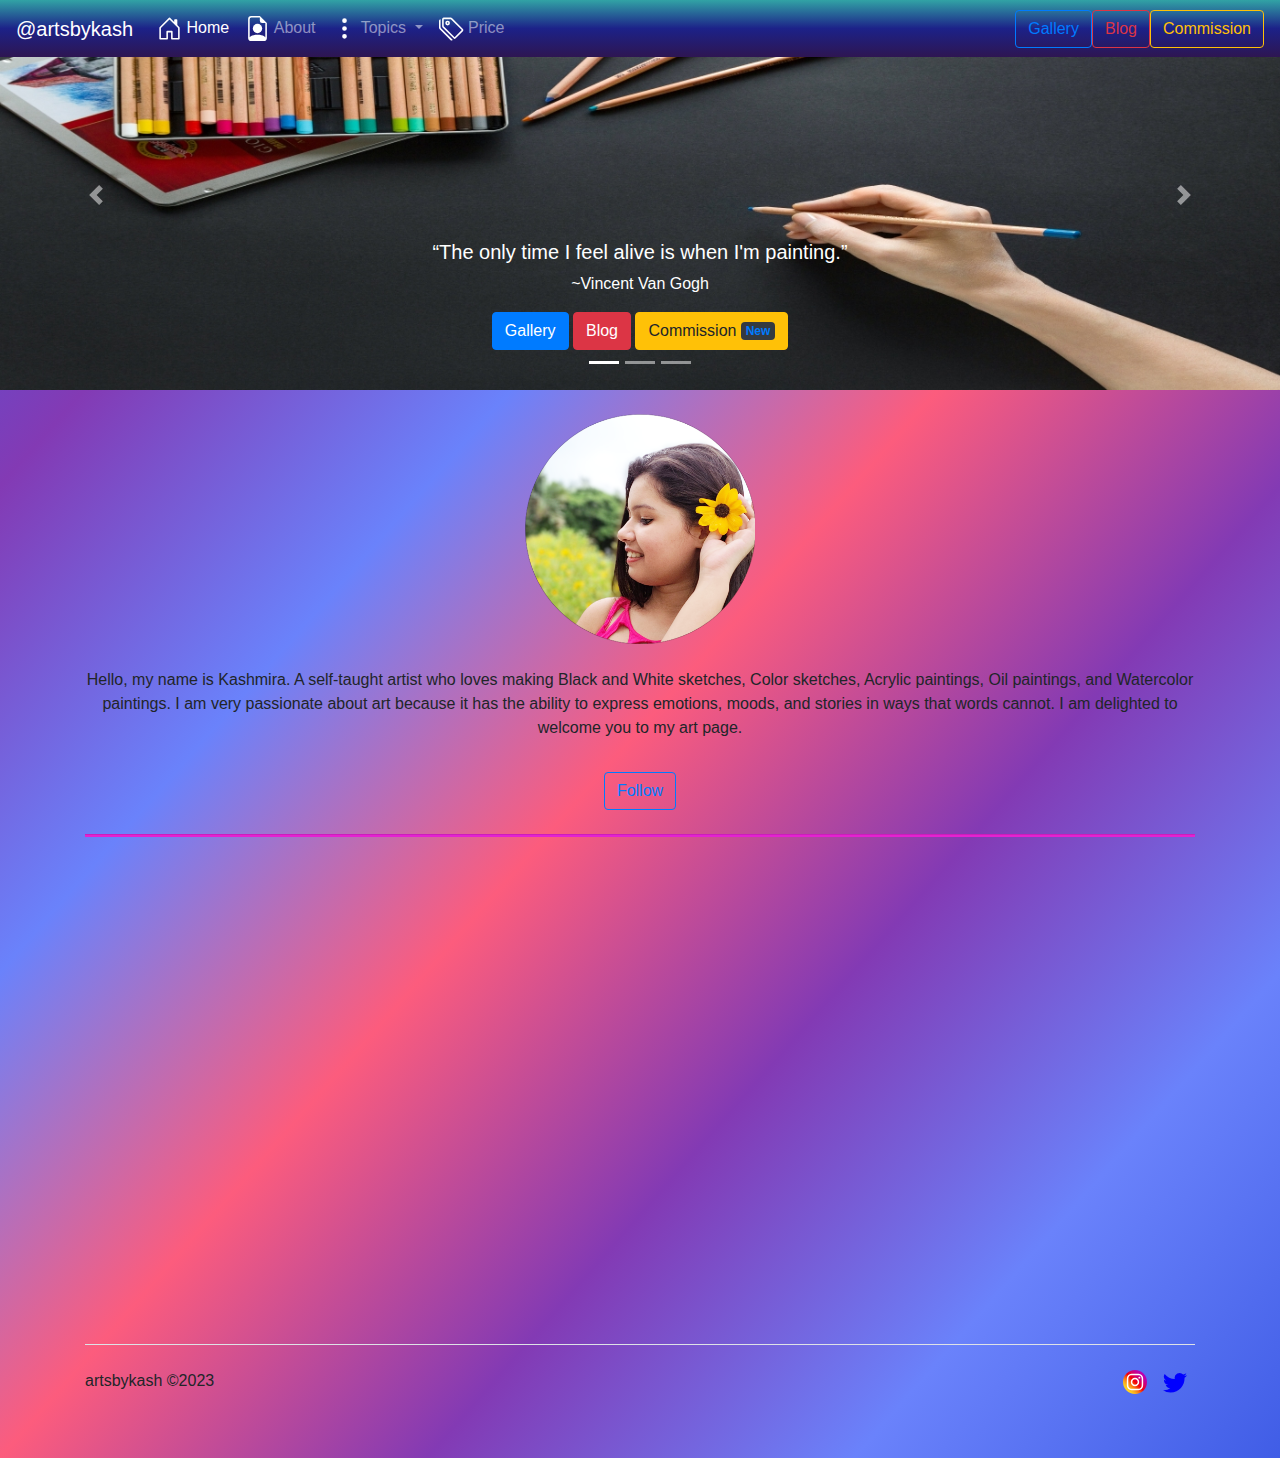
<file: index.html>
<!DOCTYPE html>
<html lang="en">

<head>
    <!-- Required meta tags -->
    <meta charset="utf-8" />
    <meta name="viewport" content="width=device-width, initial-scale=1, shrink-to-fit=no" />

    <!-- Bootstrap CSS -->
    <link rel="stylesheet" href="https://cdn.jsdelivr.net/npm/bootstrap@4.3.1/dist/css/bootstrap.min.css"
        integrity="sha384-ggOyR0iXCbMQv3Xipma34MD+dH/1fQ784/j6cY/iJTQUOhcWr7x9JvoRxT2MZw1T" crossorigin="anonymous" />
    <link rel="stylesheet" href="style.css">
    <link rel="stylesheet" href="https://unpkg.com/aos@next/dist/aos.css" />
    <title>artsbykash</title>
</head>

<body>
    <nav class="navbar navbar-expand-lg navbar-dark fixed-top bg-dark navBar" style="background-color: rgb(47, 44, 44);">
        <a class="navbar-brand" href="./">
            @artsbykash</a>
        <button class="navbar-toggler" type="button" data-toggle="collapse" data-target="#navbarSupportedContent"
            aria-controls="navbarSupportedContent" aria-expanded="false" aria-label="Toggle navigation">
            <span class="navbar-toggler-icon"></span>
        </button>

        <div class="collapse navbar-collapse" id="navbarSupportedContent">
            <ul class="navbar-nav mr-auto">
                <li class="nav-item active">
                    <a class="nav-link" href="./index">
                        <img src="svgs/house-door.svg" width="25" height="25" class="d-inline-block align-top" alt="" />
                        Home <span class="sr-only">(current)</span></a>
                </li>
                <li class="nav-item">
                    <a class="nav-link" href="./about">
                        <img src="svgs/file-earmark-person.svg" width="25" height="25" class="d-inline-block align-top"
                            alt="" />
                        About</a>
                </li>
                <li class="nav-item dropdown">
                    <a class="nav-link dropdown-toggle" href="#" id="navbarDropdown" role="button"
                        data-toggle="dropdown" aria-haspopup="true" aria-expanded="false">
                        <img src="svgs/three-dots-vertical.svg" width="25" height="25" class="d-inline-block align-top"
                            alt="" />
                        Topics
                    </a>
                    <div class="dropdown-menu" aria-labelledby="navbarDropdown">
                        <a class="dropdown-item" href="./sketch">Black and White Sketches</a>
                        <a class="dropdown-item" href="./color_sketch">Color Sketches</a>
                        <!-- <div class="dropdown-divider"></div> -->
                        <a class="dropdown-item" href="./watercolor">Watercolor</a>
                        <a class="dropdown-item" href="./oilpainting">Oil painting</a>
                    </div>
                </li>
                <li class="nav-item">
                    <a class="nav-link" href="./pricing">
                        <img src="svgs/tags.svg" width="25" height="25" class="d-inline-block align-top"
                            alt="" />
                        Price</a>
                </li>
            </ul>

            <a href="gallery" class="btn btn-outline-primary" role="button" data-bs-toggle="button">Gallery</a>
            <a href="blog" class="btn btn-outline-danger" role="button" data-bs-toggle="button">Blog</a>
            <a href="commission" class="btn btn-outline-warning" role="button" data-bs-toggle="button">Commission
            </a>
        </div>
    </nav>

    <div class="bd-example">
        <div id="carouselExampleCaptions" class="carousel slide carousel-fade" data-ride="carousel">
            <ol class="carousel-indicators">
                <li data-target="#carouselExampleCaptions" data-slide-to="0" class="active"></li>
                <li data-target="#carouselExampleCaptions" data-slide-to="1"></li>
                <li data-target="#carouselExampleCaptions" data-slide-to="2"></li>
            </ol>./
            <div class="carousel-inner">
                <div class="carousel-item active">
                    <img src="gallery/home1.jpg" class="d-block w-100 carousel-image" alt="...">
                    <div class="carousel-caption d-none d-md-block">
                        <h5>“The only time I feel alive is when I'm painting.”</h5>
                        <p>~Vincent Van Gogh</p>
                        <a href="./gallery" class="btn btn-primary" role="button" data-bs-toggle="button">Gallery</a>
                        <a href="./blogl" class="btn btn-danger" role="button" data-bs-toggle="button">Blog</a>
                        <a href="./commission" class="btn btn-warning" role="button"
                            data-bs-toggle="button">Commission <span class="badge text-primary bg-dark">New</span>
                        </a>
                    </div>
                </div>
                <div class="carousel-item">
                    <img src="gallery/home2.jpg" class="d-block w-100 carousel-image" alt="...">
                    <div class="carousel-caption d-none d-md-block">
                        <h5>"Art is not what you see, but what you make others see.”</h5>
                        <p>~Edgar Degas</p>
                        <a href="./gallery" class="btn btn-primary" role="button" data-bs-toggle="button">Gallery</a>
                        <a href="./blog" class="btn btn-danger" role="button" data-bs-toggle="button">Blog</a>
                        <a href="./commission" class="btn btn-warning" role="button"
                            data-bs-toggle="button">Commission <span class="badge text-primary bg-dark">New</span>
                        </a>
                    </div>
                </div>
                <div class="carousel-item">
                    <img src="gallery/home3.jpg" class="d-block w-100 carousel-image" alt="...">
                    <div class="carousel-caption d-none d-md-block">
                        <h5>“I dream of painting and then I paint my dream.”</h5>
                        <p>~Vincent Van Gogh</p>
                        <a href="./gallery" class="btn btn-primary" role="button" data-bs-toggle="button">Gallery</a>
                        <a href="./blog" class="btn btn-danger" role="button" data-bs-toggle="button">Blog</a>
                        <a href="./commission" class="btn btn-warning" role="button"
                            data-bs-toggle="button">Commission <span class="badge text-primary bg-dark">New</span>
                        </a>
                    </div>
                </div>
            </div>
            <a class="carousel-control-prev" href="#carouselExampleCaptions" role="button" data-slide="prev">
                <span class="carousel-control-prev-icon" aria-hidden="true"></span>
                <span class="sr-only">Previous</span>
            </a>
            <a class="carousel-control-next" href="#carouselExampleCaptions" role="button" data-slide="next">
                <span class="carousel-control-next-icon" aria-hidden="true"></span>
                <span class="sr-only">Next</span>
            </a>
        </div>
    </div>

    <div class="container my-4">
        <div class="text-center">
            <img src="gallery/dp.png" class="rounded dp" alt="..." data-aos="zoom-in" data-aos-duration="1000">
            <p class="my-4" style="font-family:Verdana, Geneva, Tahoma, sans-serif;">Hello, my name is Kashmira. A self-taught artist who loves making Black and White sketches, Color sketches, Acrylic paintings, Oil paintings, and Watercolor paintings. I am very passionate about art because it has the ability to express emotions, moods, and stories in ways that words cannot. I am delighted to welcome you to my art page.</p>
        </div>
        <div class=" d-flex justify-content-center">
            <a class="my-2 btn btn-outline-primary light" role="button"
                href="https://instagram.com/artsbykash?igshid=ZDdkNTZiNTM=">Follow</a>
        </div>
        <hr style="height: 2px; background: rgb(228, 34, 209);">
    </div>

    <div class="container my-4">
        <div class="row mb-1">
            <div class="col-md-3 d-flex justify-content-center my-2" data-aos="zoom-in" data-aos-duration="1000">
                <div class="card card-grad" style="width: 18rem;">
                    <img src="gallery/color.jpg" class="card-img-top" alt="...">
                    <div class="card-body">
                        <h5 class="card-title">Color Sketch</h5>
                        <p class="card-text">Click here for a glimpse of the colored sketches made by me.</p>
                        <a href="./color_sketch" class="stretched-link">Continue reading</a>
                    </div>
                </div>
            </div>
            <div class="col-md-3 d-flex justify-content-center my-2" data-aos="zoom-in" data-aos-duration="1000">
                <div class="card card-grad" style="width: 18rem;">
                    <img src="gallery/sketch.jpg" class="card-img-top" alt="...">
                    <div class="card-body">
                        <h5 class="card-title">Black & White Sketch</h5>
                        <p class="card-text">Click here for a glimpse of the black and white sketches made by me.</p>
                        <a href="./sketch" class="stretched-link">Continue reading</a>
                    </div>
                </div>
            </div>
            <div class="col-md-3 d-flex justify-content-center my-2" data-aos="zoom-in" data-aos-duration="1000">
                <div class="card card-grad" style="width: 18rem;">
                    <img src="gallery/water.jpg" class="card-img-top" alt="...">
                    <div class="card-body">
                        <h5 class="card-title">Watercolor</h5>
                        <p class="card-text">Click here for a glimpse of the watercolor paintings made by me.</p>
                        <a href="./watercolor" class="stretched-link">Continue reading</a>
                    </div>
                </div>
            </div>
            <div class="col-md-3 d-flex justify-content-center my-2" data-aos="zoom-in" data-aos-duration="1000">
                <div class="card card-grad" style="width: 18rem;">
                    <img src="gallery/oil.jpg" class="card-img-top" alt="...">
                    <div class="card-body">
                        <h5 class="card-title">Oil Painting</h5>
                        <p class="card-text">Click here for a glimpse of the oil paintings made by me.</p>
                        <a href="./oilpainting" class="stretched-link">Continue reading</a>
                    </div>
                </div>
            </div>
        </div>
    </div>

    <div class="container">
        <div class="d-flex flex-column flex-sm-row justify-content-between py-4 my-4 border-top">
            <p>artsbykash ©2023</p>
            <ul class="list-unstyled d-flex ">
                <li class="px-2"><a class="link-dark" href="https://instagram.com/artsbykash?igshid=ZDdkNTZiNTM="><img
                            src="svgs/instagram.svg" class="bi" width="24" height="24"></img></a></li>
                <li class="px-2"><a class="link-dark"
                        href="https://twitter.com/Kashmirajha?t=fnjAJJ5gLn5nbg1TuQMDEw&s=09"><img src="svgs/twitter.svg"
                            class="bi" width="24" height="24"></img></a></li>
            </ul>
        </div>
    </div>
    <!-- Optional JavaScript -->
    <!-- jQuery first, then Popper.js, then Bootstrap JS -->
    <script src="https://code.jquery.com/jquery-3.3.1.slim.min.js"
        integrity="sha384-q8i/X+965DzO0rT7abK41JStQIAqVgRVzpbzo5smXKp4YfRvH+8abtTE1Pi6jizo"
        crossorigin="anonymous"></script>
    <script src="https://cdn.jsdelivr.net/npm/popper.js@1.14.7/dist/umd/popper.min.js"
        integrity="sha384-UO2eT0CpHqdSJQ6hJty5KVphtPhzWj9WO1clHTMGa3JDZwrnQq4sF86dIHNDz0W1"
        crossorigin="anonymous"></script>
    <script src="https://cdn.jsdelivr.net/npm/bootstrap@4.3.1/dist/js/bootstrap.min.js"
        integrity="sha384-JjSmVgyd0p3pXB1rRibZUAYoIIy6OrQ6VrjIEaFf/nJGzIxFDsf4x0xIM+B07jRM"
        crossorigin="anonymous"></script>
    <script src="https://unpkg.com/aos@next/dist/aos.js"></script>
    <script>
        AOS.init();
    </script>
</body>

</html>
</file>
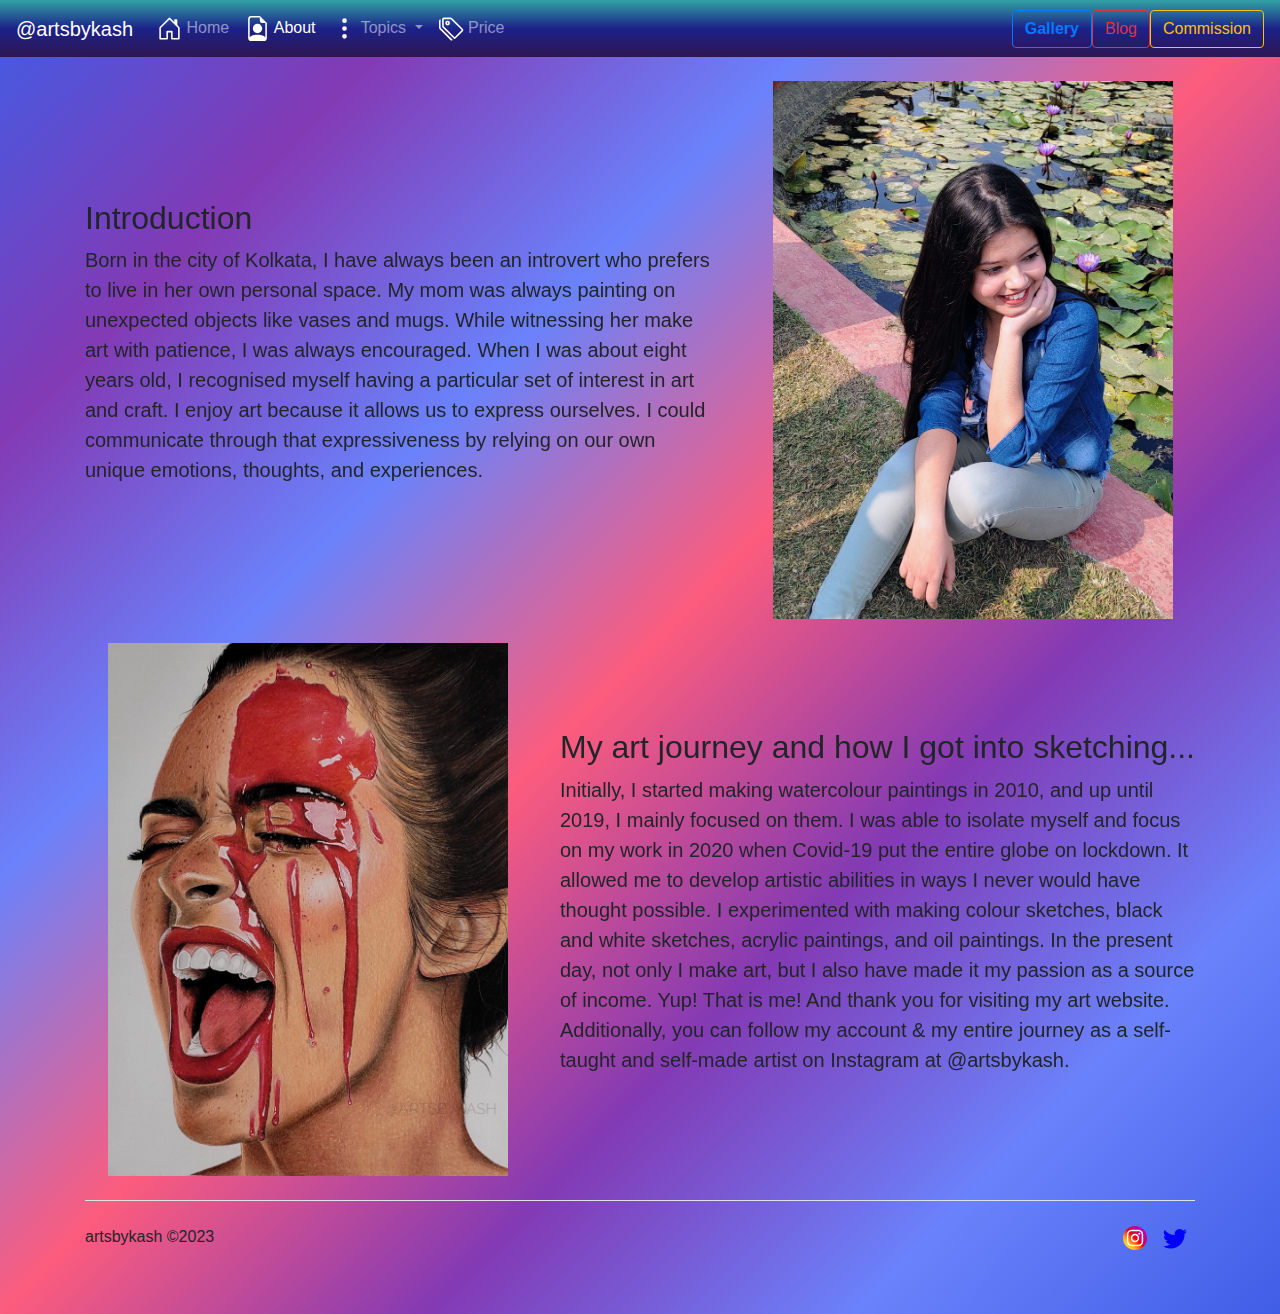
<file: about.html>
<!DOCTYPE html>
<html lang="en">

<head>
    <!-- Required meta tags -->
    <meta charset="utf-8" />
    <meta name="viewport" content="width=device-width, initial-scale=1, shrink-to-fit=no" />

    <!-- Bootstrap CSS -->
    <link rel="stylesheet" href="https://cdn.jsdelivr.net/npm/bootstrap@4.3.1/dist/css/bootstrap.min.css"
        integrity="sha384-ggOyR0iXCbMQv3Xipma34MD+dH/1fQ784/j6cY/iJTQUOhcWr7x9JvoRxT2MZw1T" crossorigin="anonymous" />
    <link rel="stylesheet" href="style.css">
    <link rel="stylesheet" href="https://unpkg.com/aos@next/dist/aos.css" />
    <title>artsbykash</title>
</head>

<body>
    <nav class="navbar navbar-expand-lg navbar-dark bg-dark navBar">
        <a class="navbar-brand" href="./">
            @artsbykash</a>
        <button class="navbar-toggler" type="button" data-toggle="collapse" data-target="#navbarSupportedContent"
            aria-controls="navbarSupportedContent" aria-expanded="false" aria-label="Toggle navigation">
            <span class="navbar-toggler-icon"></span>
        </button>

        <div class="collapse navbar-collapse" id="navbarSupportedContent">
            <ul class="navbar-nav mr-auto">
                <li class="nav-item">
                    <a class="nav-link" href="./">
                        <img src="svgs/house-door.svg" width="25" height="25" class="d-inline-block align-top" alt="" />
                        Home <span class="sr-only">(current)</span></a>
                </li>
                <li class="nav-item active">
                    <a class="nav-link" href="./about">
                        <img src="svgs/file-earmark-person.svg" width="25" height="25" class="d-inline-block align-top"
                            alt="" />
                        About</a>
                </li>
                <li class="nav-item dropdown">
                    <a class="nav-link dropdown-toggle" href="#" id="navbarDropdown" role="button"
                        data-toggle="dropdown" aria-haspopup="true" aria-expanded="false">
                        <img src="svgs/three-dots-vertical.svg" width="25" height="25" class="d-inline-block align-top"
                            alt="" />
                        Topics
                    </a>
                    <div class="dropdown-menu" aria-labelledby="navbarDropdown">
                        <a class="dropdown-item" href="./sketch">Black and White Sketches</a>
                        <a class="dropdown-item" href="./color_sketch">Color Sketches</a>
                        <!-- <div class="dropdown-divider"></div> -->
                        <a class="dropdown-item" href="./watercolor">Watercolor</a>
                        <a class="dropdown-item" href="./oilpainting">Oil painting</a>
                    </div>
                </li>
                <li class="nav-item">
                    <a class="nav-link" href="./pricing">
                        <img src="svgs/tags.svg" width="25" height="25" class="d-inline-block align-top"
                            alt="" />
                            Price</a>
                </li>
            </ul>
            <a href="gallery.html" class="btn btn-outline-primary" style="font-weight: bolder;" role="button" data-bs-toggle="button">Gallery</a>
            <a href="blog.html" class="btn btn-outline-danger" role="button" data-bs-toggle="button">Blog</a>
            <a href="commission.html" class="btn btn-outline-warning" role="button" data-bs-toggle="button">Commission
            </a>
        </div>
    </nav>

    <div class="container my-4">
        <div class="row featurette d-flex justify-content-center align-items-center">
            <div class="col-md-7" data-aos="fade-up" data-aos-duration="1000">
                <h2 class="featurette-heading fw-normal lh-1">Introduction</h2>
                <p class="lead text">Born in the city of Kolkata, I have always been an introvert who prefers to live in her own personal space. My mom was always painting on unexpected objects like vases and mugs. While witnessing her make art with patience, I was always encouraged. When I was about eight years old, I recognised myself having a particular set of interest in art and craft. I enjoy art because it allows us to express ourselves. I could communicate through that expressiveness by relying on our own unique emotions, thoughts, and experiences.</p>
            </div>
            <div class="col-md-5 d-flex about_image" data-aos="zoom-in" data-aos-duration="1000">
                <img src="gallery/Me.jpg" class="bd-placeholder-img bd-placeholder-img-lg featurette-image img-fluid mx-auto d-flex" width="400"
                        height="400">
                    </img>
            </div>
        </div>
        <div class="row featurette d-flex justify-content-center align-items-center my-4">
            <div class="col-md-7 order-md-2" data-aos="fade-up" data-aos-duration="1000">
                <h2 class="featurette-heading fw-normal lh-1">My art journey and how I got into sketching...</h2>
                <p class="lead text">Initially, I started making watercolour paintings in 2010, and up until 2019, I mainly focused on them. I was able to isolate myself and focus on my work in 2020 when Covid-19 put the entire globe on lockdown. It allowed me to develop artistic abilities in ways I never would have thought possible. I experimented with making colour sketches, black and white sketches, acrylic paintings, and oil paintings. In the present day, not only I make art, but I also have made it my passion as a source of income. Yup! That is me! And thank you for visiting my art website. Additionally, you can follow my account & my entire journey as a self-taught and self-made artist on Instagram at @artsbykash.</p>
            </div>
            <div class="col-md-5 d-flex about_image" data-aos="zoom-in" data-aos-duration="1000">
                <img src="gallery/colorSketch.jpg" class="bd-placeholder-img bd-placeholder-img-lg featurette-image img-fluid mx-auto d-flex" width="400"
                    height="400">
                </img>
            </div>
        </div>
    </div>

    <div class="container">
        <div class="d-flex flex-column flex-sm-row justify-content-between py-4 my-4 border-top">
            <p>artsbykash ©2023</p>
            <ul class="list-unstyled d-flex ">
                <li class="px-2"><a class="link-dark" href="https://instagram.com/artsbykash?igshid=ZDdkNTZiNTM="><img
                            src="svgs/instagram.svg" class="bi" width="24" height="24"></img></a></li>
                <li class="px-2"><a class="link-dark"
                        href="https://twitter.com/Kashmirajha?t=fnjAJJ5gLn5nbg1TuQMDEw&s=09"><img src="svgs/twitter.svg"
                            class="bi" width="24" height="24"></img></a></li>
            </ul>
        </div>
    </div>
    <!-- Optional JavaScript -->
    <!-- jQuery first, then Popper.js, then Bootstrap JS -->
    <script src="https://code.jquery.com/jquery-3.3.1.slim.min.js"
        integrity="sha384-q8i/X+965DzO0rT7abK41JStQIAqVgRVzpbzo5smXKp4YfRvH+8abtTE1Pi6jizo"
        crossorigin="anonymous"></script>
    <script src="https://cdn.jsdelivr.net/npm/popper.js@1.14.7/dist/umd/popper.min.js"
        integrity="sha384-UO2eT0CpHqdSJQ6hJty5KVphtPhzWj9WO1clHTMGa3JDZwrnQq4sF86dIHNDz0W1"
        crossorigin="anonymous"></script>
    <script src="https://cdn.jsdelivr.net/npm/bootstrap@4.3.1/dist/js/bootstrap.min.js"
        integrity="sha384-JjSmVgyd0p3pXB1rRibZUAYoIIy6OrQ6VrjIEaFf/nJGzIxFDsf4x0xIM+B07jRM"
        crossorigin="anonymous"></script>
    <script src="https://unpkg.com/aos@next/dist/aos.js"></script>
    <script>
        AOS.init();
    </script>
</body>

</html>
</file>
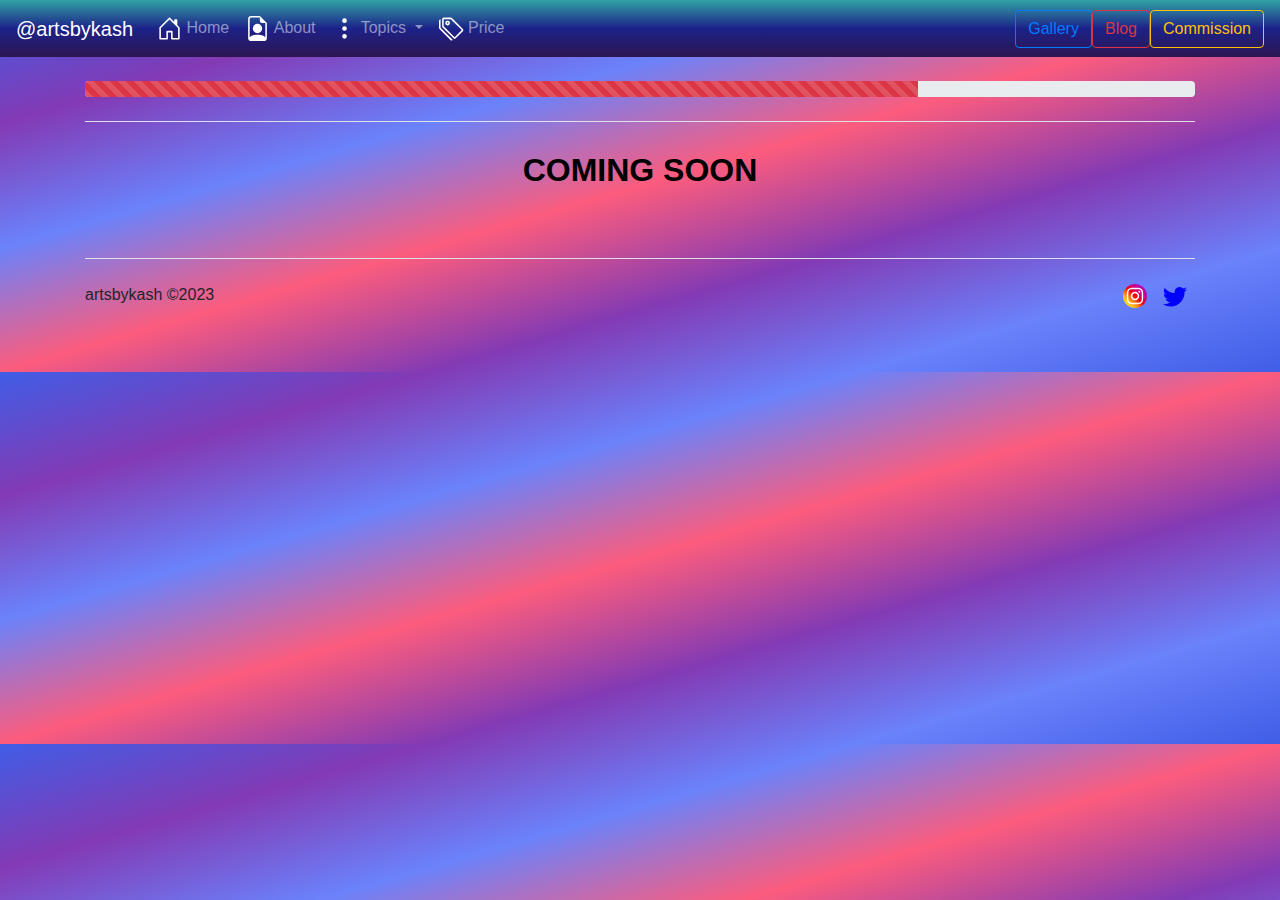
<file: blog.html>
<!DOCTYPE html>
<html lang="en">

<head>
    <!-- Required meta tags -->
    <meta charset="utf-8" />
    <meta name="viewport" content="width=device-width, initial-scale=1, shrink-to-fit=no" />

    <!-- Bootstrap CSS -->
    <link rel="stylesheet" href="https://cdn.jsdelivr.net/npm/bootstrap@4.3.1/dist/css/bootstrap.min.css"
        integrity="sha384-ggOyR0iXCbMQv3Xipma34MD+dH/1fQ784/j6cY/iJTQUOhcWr7x9JvoRxT2MZw1T" crossorigin="anonymous" />
    <link rel="stylesheet" href="style.css">
    <title>artsbykash</title>
</head>

<body>
    <nav class="navbar navbar-expand-lg navbar-dark bg-dark navBar">
        <a class="navbar-brand" href="./">
            @artsbykash</a>
        <button class="navbar-toggler" type="button" data-toggle="collapse" data-target="#navbarSupportedContent"
            aria-controls="navbarSupportedContent" aria-expanded="false" aria-label="Toggle navigation">
            <span class="navbar-toggler-icon"></span>
        </button>

        <div class="collapse navbar-collapse" id="navbarSupportedContent">
            <ul class="navbar-nav mr-auto">
                <li class="nav-item">
                    <a class="nav-link" href="./">
                        <img src="svgs/house-door.svg" width="25" height="25" class="d-inline-block align-top" alt="" />
                        Home <span class="sr-only">(current)</span></a>
                </li>
                <li class="nav-item">
                    <a class="nav-link" href="./about">
                        <img src="svgs/file-earmark-person.svg" width="25" height="25" class="d-inline-block align-top"
                            alt="" />
                        About</a>
                </li>
                <li class="nav-item dropdown">
                    <a class="nav-link dropdown-toggle" href="#" id="navbarDropdown" role="button"
                        data-toggle="dropdown" aria-haspopup="true" aria-expanded="false">
                        <img src="svgs/three-dots-vertical.svg" width="25" height="25" class="d-inline-block align-top"
                            alt="" />
                        Topics
                    </a>
                    <div class="dropdown-menu" aria-labelledby="navbarDropdown">
                        <a class="dropdown-item" href="./sketch">Black and White Sketches</a>
                        <a class="dropdown-item" href="./color_sketch">Color Sketches</a>
                        <!-- <div class="dropdown-divider"></div> -->
                        <a class="dropdown-item" href="./watercolor">Watercolor</a>
                        <a class="dropdown-item" href=./"oilpainting">Oil painting</a>
                    </div>
                </li>
                <li class="nav-item">
                    <a class="nav-link" href="pricing">
                        <img src="svgs/tags.svg" width="25" height="25" class="d-inline-block align-top"
                            alt="" />
                            Price</a>
                </li>
            </ul>
            <a href="gallery.html" class="btn btn-outline-primary" role="button" data-bs-toggle="button">Gallery</a>
            <a href="blog.html" class="btn btn-outline-danger" role="button" data-bs-toggle="button">Blog</a>
            <a href="commission.html" class="btn btn-outline-warning" role="button" data-bs-toggle="button">Commission
            </a>
        </div>
    </nav>

    <div class="container my-4">
        <div class="progress">
            <div class="progress-bar progress-bar-striped progress-bar-animated bg-danger" role="progressbar" aria-valuenow="75" aria-valuemin="0" aria-valuemax="100" style="width: 75%"></div>
          </div>
        <div class="d-flex justify-content-center py-4 my-4 border-top">
            <p style="color: black; font-family:Arial, Helvetica, sans-serif; font-weight: bolder; font-size: xx-large;">COMING SOON</p>
        </div>
    </div>

    <div class="container">
        <div class="d-flex flex-column flex-sm-row justify-content-between py-4 my-4 border-top">
            <p>artsbykash ©2023</p>
            <ul class="list-unstyled d-flex ">
                <li class="px-2"><a class="link-dark" href="https://instagram.com/artsbykash?igshid=ZDdkNTZiNTM="><img
                            src="svgs/instagram.svg" class="bi" width="24" height="24"></img></a></li>
                <li class="px-2"><a class="link-dark"
                        href="https://twitter.com/Kashmirajha?t=fnjAJJ5gLn5nbg1TuQMDEw&s=09"><img src="svgs/twitter.svg"
                            class="bi" width="24" height="24"></img></a></li>
            </ul>
        </div>
    </div>
    <!-- Optional JavaScript -->
    <!-- jQuery first, then Popper.js, then Bootstrap JS -->
    <script src="https://code.jquery.com/jquery-3.3.1.slim.min.js"
        integrity="sha384-q8i/X+965DzO0rT7abK41JStQIAqVgRVzpbzo5smXKp4YfRvH+8abtTE1Pi6jizo"
        crossorigin="anonymous"></script>
    <script src="https://cdn.jsdelivr.net/npm/popper.js@1.14.7/dist/umd/popper.min.js"
        integrity="sha384-UO2eT0CpHqdSJQ6hJty5KVphtPhzWj9WO1clHTMGa3JDZwrnQq4sF86dIHNDz0W1"
        crossorigin="anonymous"></script>
    <script src="https://cdn.jsdelivr.net/npm/bootstrap@4.3.1/dist/js/bootstrap.min.js"
        integrity="sha384-JjSmVgyd0p3pXB1rRibZUAYoIIy6OrQ6VrjIEaFf/nJGzIxFDsf4x0xIM+B07jRM"
        crossorigin="anonymous"></script>
</body>

</html>
</file>
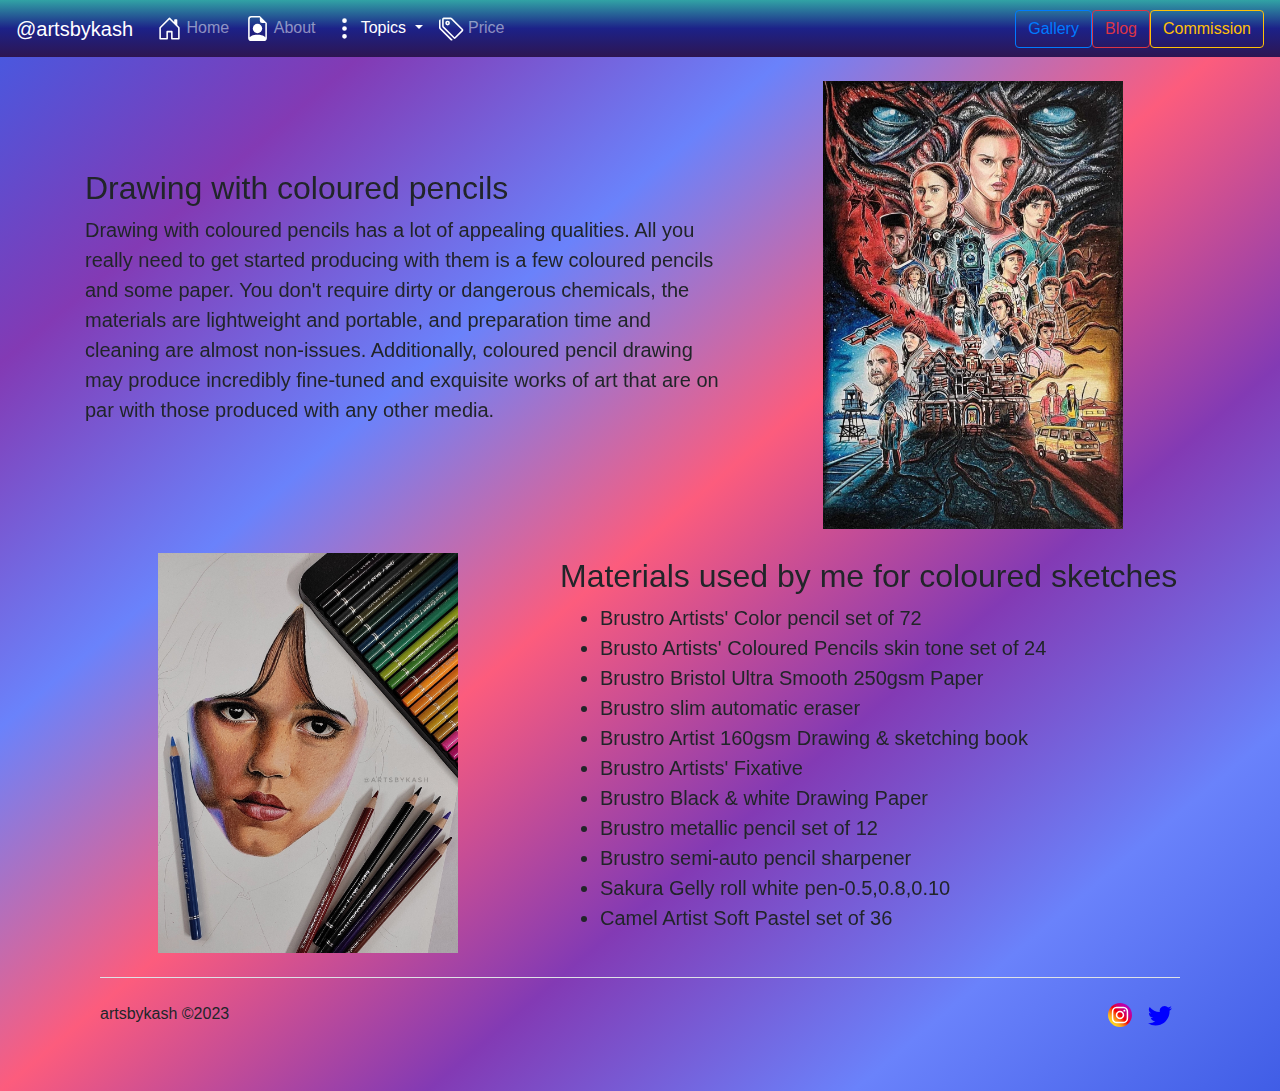
<file: color_sketch.html>
<!DOCTYPE html>
<html lang="en">

<head>
    <!-- Required meta tags -->
    <meta charset="utf-8" />
    <meta name="viewport" content="width=device-width, initial-scale=1, shrink-to-fit=no" />

    <!-- Bootstrap CSS -->
    <link rel="stylesheet" href="https://cdn.jsdelivr.net/npm/bootstrap@4.3.1/dist/css/bootstrap.min.css"
        integrity="sha384-ggOyR0iXCbMQv3Xipma34MD+dH/1fQ784/j6cY/iJTQUOhcWr7x9JvoRxT2MZw1T" crossorigin="anonymous" />
    <link rel="stylesheet" href="style.css">
    <link rel="stylesheet" href="https://unpkg.com/aos@next/dist/aos.css" />
    
    <title>artsbykash</title>
</head>

<body>
    <nav class="navbar navbar-expand-lg navbar-dark bg-dark navBar">
        <a class="navbar-brand" href="./">
            @artsbykash</a>
        <button class="navbar-toggler" type="button" data-toggle="collapse" data-target="#navbarSupportedContent"
            aria-controls="navbarSupportedContent" aria-expanded="false" aria-label="Toggle navigation">
            <span class="navbar-toggler-icon"></span>
        </button>

        <div class="collapse navbar-collapse" id="navbarSupportedContent">
            <ul class="navbar-nav mr-auto">
                <li class="nav-item">
                    <a class="nav-link" href="./">
                        <img src="svgs/house-door.svg" width="25" height="25" class="d-inline-block align-top" alt="" />
                        Home <span class="sr-only">(current)</span></a>
                </li>
                <li class="nav-item">
                    <a class="nav-link" href="./about">
                        <img src="svgs/file-earmark-person.svg" width="25" height="25" class="d-inline-block align-top"
                            alt="" />
                        About</a>
                </li>
                <li class="nav-item dropdown active">
                    <a class="nav-link dropdown-toggle" href="#" id="navbarDropdown" role="button"
                        data-toggle="dropdown" aria-haspopup="true" aria-expanded="false">
                        <img src="svgs/three-dots-vertical.svg" width="25" height="25" class="d-inline-block align-top"
                            alt="" />
                        Topics
                    </a>
                    <div class="dropdown-menu" aria-labelledby="navbarDropdown">
                        <a class="dropdown-item" href="./sketch">Black and White Sketches</a>
                        <a class="dropdown-item" href="./color_sketch">Color Sketches</a>
                        <!-- <div class="dropdown-divider"></div> -->
                        <a class="dropdown-item" href="./watercolor">Watercolor</a>
                        <a class="dropdown-item" href=./"oilpainting">Oil painting</a>
                    </div>
                </li>
                <li class="nav-item">
                    <a class="nav-link" href="pricing">
                        <img src="svgs/tags.svg" width="25" height="25" class="d-inline-block align-top"
                            alt="" />
                            Price</a>
                </li>
            </ul>
            <a href="gallery.html" class="btn btn-outline-primary" role="button" data-bs-toggle="button">Gallery</a>
            <a href="blog.html" class="btn btn-outline-danger" role="button" data-bs-toggle="button">Blog</a>
            <a href="commission.html" class="btn btn-outline-warning" role="button" data-bs-toggle="button">Commission
            </a>
        </div>
    </nav>

    <div class="container my-4">
        <div class="row featurette d-flex justify-content-center align-items-center">
            <div class="col-md-7" data-aos="fade-up" data-aos-duration="1000">
                <h2 class="featurette-heading fw-normal lh-1">Drawing with coloured pencils</h2>
                <p class="lead">Drawing with coloured pencils has a lot of appealing qualities. All you really need to get started producing with them is a few coloured pencils and some paper. You don't require dirty or dangerous chemicals, the materials are lightweight and portable, and preparation time and cleaning are almost non-issues. Additionally, coloured pencil drawing may produce incredibly fine-tuned and exquisite works of art that are on par with those produced with any other media.</p>
            </div>
            <div class="col-md-5 order-md-1" data-aos="zoom-in" data-aos-duration="1000">
                <img src="gallery/colorSketch1.jpeg" class="bd-placeholder-img bd-placeholder-img-lg featurette-image img-fluid mx-auto d-flex" width="300"
                    height="300">
                </img>
            </div>
        </div>
        <div class="row featurette d-flex justify-content-center align-items-center my-4">
            <div class="col-md-7 order-md-2" data-aos="fade-up" data-aos-duration="1000">
                <h2 class="featurette-heading fw-normal lh-1">Materials used by me for coloured sketches</h2>
                <div class="lead">
                    <ul>
                        <li>Brustro Artists' Color pencil set of 72</li>
                        <li>Brusto Artists' Coloured Pencils skin tone set of 24</li>
                        <li>Brustro Bristol Ultra Smooth 250gsm Paper</li>
                        <li>Brustro slim automatic eraser</li>
                        <li>Brustro Artist 160gsm Drawing & sketching book</li>
                        <li>Brustro Artists' Fixative</li>
                        <li>Brustro Black & white Drawing Paper</li>
                        <li>Brustro metallic pencil set of 12</li>
                        <li>Brustro semi-auto pencil sharpener</li>
                        <li>Sakura Gelly roll white pen-0.5,0.8,0.10</li>
                        <li>Camel Artist Soft Pastel set of 36</li>
                    </ul>
                </div>
            </div>
            <div class="col-md-5 order-md-1" data-aos="zoom-in" data-aos-duration="1000">
                <img src="gallery/colorSketch2.jpg" class="bd-placeholder-img bd-placeholder-img-lg featurette-image img-fluid mx-auto d-flex" width="300"
                    height="300">
                </img>
        </div>
    </div>

    <div class="container">
        <div class="d-flex flex-column flex-sm-row justify-content-between py-4 my-4 border-top">
            <p>artsbykash ©2023</p>
            <ul class="list-unstyled d-flex ">
                <li class="px-2"><a class="link-dark" href="https://instagram.com/artsbykash?igshid=ZDdkNTZiNTM="><img
                            src="svgs/instagram.svg" class="bi" width="24" height="24"></img></a></li>
                <li class="px-2"><a class="link-dark"
                        href="https://twitter.com/Kashmirajha?t=fnjAJJ5gLn5nbg1TuQMDEw&s=09"><img src="svgs/twitter.svg"
                            class="bi" width="24" height="24"></img></a></li>
            </ul>
        </div>
    </div>
    <!-- Optional JavaScript -->
    <!-- jQuery first, then Popper.js, then Bootstrap JS -->
    <script src="https://code.jquery.com/jquery-3.3.1.slim.min.js"
        integrity="sha384-q8i/X+965DzO0rT7abK41JStQIAqVgRVzpbzo5smXKp4YfRvH+8abtTE1Pi6jizo"
        crossorigin="anonymous"></script>
    <script src="https://cdn.jsdelivr.net/npm/popper.js@1.14.7/dist/umd/popper.min.js"
        integrity="sha384-UO2eT0CpHqdSJQ6hJty5KVphtPhzWj9WO1clHTMGa3JDZwrnQq4sF86dIHNDz0W1"
        crossorigin="anonymous"></script>
    <script src="https://cdn.jsdelivr.net/npm/bootstrap@4.3.1/dist/js/bootstrap.min.js"
        integrity="sha384-JjSmVgyd0p3pXB1rRibZUAYoIIy6OrQ6VrjIEaFf/nJGzIxFDsf4x0xIM+B07jRM"
        crossorigin="anonymous"></script>
    <script src="https://unpkg.com/aos@next/dist/aos.js"></script>
    <script>
        AOS.init();
    </script>
</body>

</html>
</file>
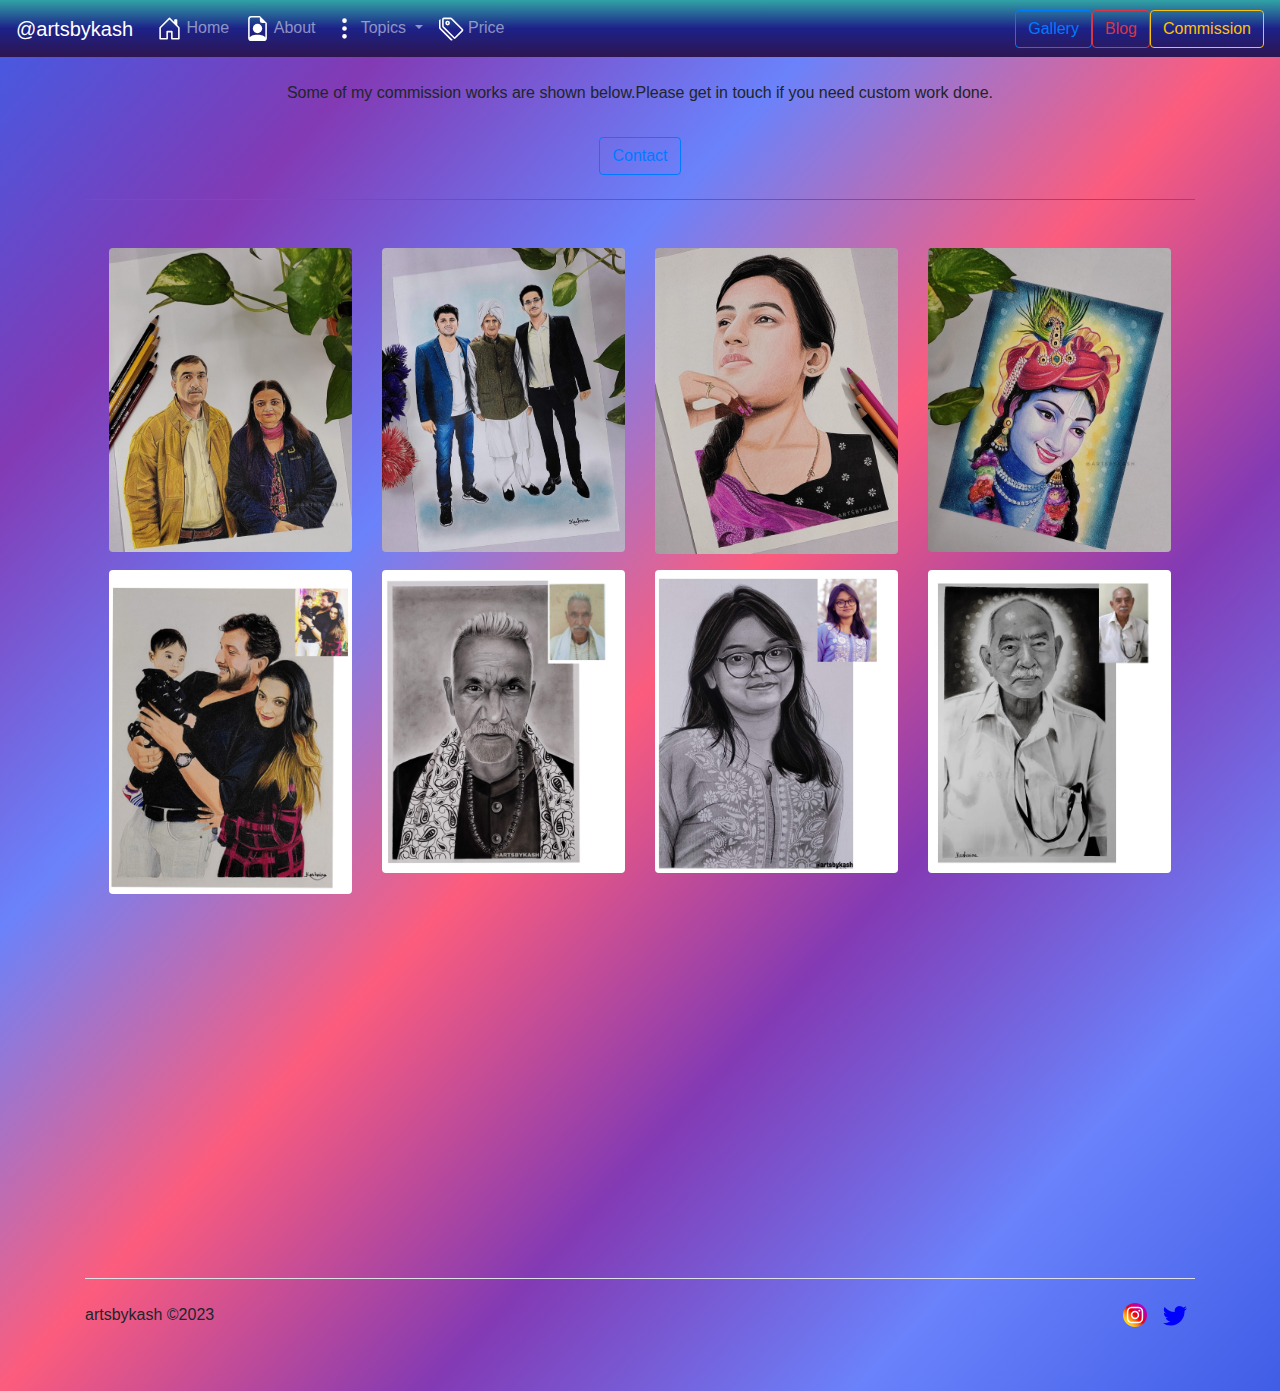
<file: commission.html>
<!DOCTYPE html>
<html lang="en">

<head>
    <!-- Required meta tags -->
    <meta charset="utf-8" />
    <meta name="viewport" content="width=device-width, initial-scale=1, shrink-to-fit=no" />

    <!-- Bootstrap CSS -->
    <link rel="stylesheet" href="https://cdn.jsdelivr.net/npm/bootstrap@4.3.1/dist/css/bootstrap.min.css"
        integrity="sha384-ggOyR0iXCbMQv3Xipma34MD+dH/1fQ784/j6cY/iJTQUOhcWr7x9JvoRxT2MZw1T" crossorigin="anonymous" />
    <link rel="stylesheet" href="style.css">
    <link rel="stylesheet" href="https://unpkg.com/aos@next/dist/aos.css" />
    <title>artsbykash</title>
</head>

<body>
    <nav class="navbar navbar-expand-lg navbar-dark bg-dark navBar">
        <a class="navbar-brand" href="./">
            @artsbykash</a>
        <button class="navbar-toggler" type="button" data-toggle="collapse" data-target="#navbarSupportedContent"
            aria-controls="navbarSupportedContent" aria-expanded="false" aria-label="Toggle navigation">
            <span class="navbar-toggler-icon"></span>
        </button>

        <div class="collapse navbar-collapse" id="navbarSupportedContent">
            <ul class="navbar-nav mr-auto">
                <li class="nav-item">
                    <a class="nav-link" href="./">
                        <img src="svgs/house-door.svg" width="25" height="25" class="d-inline-block align-top" alt="" />
                        Home <span class="sr-only">(current)</span></a>
                </li>
                <li class="nav-item">
                    <a class="nav-link" href="./about">
                        <img src="svgs/file-earmark-person.svg" width="25" height="25" class="d-inline-block align-top"
                            alt="" />
                        About</a>
                </li>
                <li class="nav-item dropdown">
                    <a class="nav-link dropdown-toggle" href="#" id="navbarDropdown" role="button"
                        data-toggle="dropdown" aria-haspopup="true" aria-expanded="false">
                        <img src="svgs/three-dots-vertical.svg" width="25" height="25" class="d-inline-block align-top"
                            alt="" />
                        Topics
                    </a>
                    <div class="dropdown-menu" aria-labelledby="navbarDropdown">
                        <a class="dropdown-item" href="./sketch">Black and White Sketches</a>
                        <a class="dropdown-item" href="./color_sketch">Color Sketches</a>
                        <!-- <div class="dropdown-divider"></div> -->
                        <a class="dropdown-item" href="./watercolor">Watercolor</a>
                        <a class="dropdown-item" href=./"oilpainting">Oil painting</a>
                    </div>
                </li>
                <li class="nav-item">
                    <a class="nav-link" href="pricing">
                        <img src="svgs/tags.svg" width="25" height="25" class="d-inline-block align-top"
                            alt="" />
                            Price</a>
                </li>
            </ul>
            <a href="gallery.html" class="btn btn-outline-primary" role="button" data-bs-toggle="button">Gallery</a>
            <a href="blog.html" class="btn btn-outline-danger" role="button" data-bs-toggle="button">Blog</a>
            <a href="commission.html" class="btn btn-outline-warning" role="button" data-bs-toggle="button">Commission
            </a>
        </div>
    </nav>
    
    <div class="container my-4">
        <div class="text-center">
            <p class="my-4" style="font-family:Verdana, Geneva, Tahoma, sans-serif;">Some of my commission works are shown below.Please get in touch if you need custom work done.</p>
        </div>
        <div class=" d-flex justify-content-center">
            <a class="my-2 btn btn-outline-primary light" role="button"
                href="https://instagram.com/artsbykash?igshid=ZDdkNTZiNTM=">Contact</a>
        </div>
        <hr style="background: rgb(228, 34, 209);">
    </div>

    <div class="container">
        <section class="w-100 p-4 text-center pb-4">
            <!--Grid row-->
            <div class="row">
                <!--Grid column-->
                <div class="col-lg-3 col-md-12 mb-3" data-aos="zoom-in" data-aos-duration="1000">
                    <img src="gallery/com_1.jpeg" class="img-fluid shadow-1-strong rounded">
                </div>
                <!--Grid column-->

                <!--Grid column-->
                <div class="col-lg-3 col-md-6 mb-3" data-aos="zoom-in" data-aos-duration="1000">
                    <img src="gallery/com_2.jpeg" class="img-fluid shadow-1-strong rounded">
                </div>
                <!--Grid column-->

                <!--Grid column-->
                <div class="col-lg-3 col-md-6 mb-3" data-aos="zoom-in" data-aos-duration="1000">
                    <img src="gallery/com_7.jpeg" class="img-fluid shadow-1-strong rounded ">
                </div>
                <!--Grid column-->
                <div class="col-lg-3 col-md-6 mb-3" data-aos="zoom-in" data-aos-duration="1000">
                    <img src="gallery/com_8.jpeg" class="img-fluid shadow-1-strong rounded ">
                </div>
            </div>
            <!--Grid row-->

            <!--Grid row-->
            <div class="row">
                <!--Grid column-->
                <div class="col-lg-3 col-md-12 mb-3" data-aos="zoom-in" data-aos-duration="1000">
                    <img src="gallery/com_9.jpeg" class="img-fluid shadow-1-strong rounded ">
                </div>
                <!--Grid column-->

                <!--Grid column-->
                <div class="col-lg-3 col-md-6 mb-3" data-aos="zoom-in" data-aos-duration="1000">
                    <img src="gallery/com_6.jpeg" class="img-fluid shadow-1-strong rounded ">
                </div>
                <!--Grid column-->

                <!--Grid column-->
                <div class="col-lg-3 col-md-6 mb-3" data-aos="zoom-in" data-aos-duration="1000">
                    <img src="gallery/com_3.jpeg" class="img-fluid shadow-1-strong rounded ">
                </div>
                <!--Grid column-->
                <div class="col-lg-3 col-md-6 mb-3" data-aos="zoom-in" data-aos-duration="1000">
                    <img src="gallery/com_4.jpeg" class="img-fluid shadow-1-strong rounded ">
                </div>
            </div>
            <!--Grid row-->
            <div class="row">
                <!--Grid column-->
                <div class="col-lg-3 col-md-12 mb-3" data-aos="zoom-in" data-aos-duration="1000">
                    <img src="gallery/com_5.jpeg" class="img-fluid shadow-1-strong rounded ">
                </div>
                <!--Grid column-->

                <!--Grid column-->
                <div class="col-lg-3 col-md-6 mb-3" data-aos="zoom-in" data-aos-duration="1000">
                    <img src="gallery/com_10.jpeg" class="img-fluid shadow-1-strong rounded ">
                </div>
                <!--Grid column-->

                <!--Grid column-->
                <div class="col-lg-3 col-md-6 mb-3" data-aos="zoom-in" data-aos-duration="1000">
                    <img src="gallery/com_11.jpeg" class="img-fluid shadow-1-strong rounded ">
                </div>
                <!--Grid column-->
                <div class="col-lg-3 col-md-6 mb-3" data-aos="zoom-in" data-aos-duration="1000">
                    <img src="gallery/com_12.jpeg" class="img-fluid shadow-1-strong rounded ">
                </div>
            </div>
        </section>
    </div>

    <div class="container">
        <div class="d-flex flex-column flex-sm-row justify-content-between py-4 my-4 border-top">
            <p>artsbykash ©2023</p>
            <ul class="list-unstyled d-flex ">
                <li class="px-2"><a class="link-dark" href="https://instagram.com/artsbykash?igshid=ZDdkNTZiNTM="><img
                            src="svgs/instagram.svg" class="bi" width="24" height="24"></img></a></li>
                <li class="px-2"><a class="link-dark"
                        href="https://twitter.com/Kashmirajha?t=fnjAJJ5gLn5nbg1TuQMDEw&s=09"><img src="svgs/twitter.svg"
                            class="bi" width="24" height="24"></img></a></li>
            </ul>
        </div>
    </div>
    <!-- Optional JavaScript -->
    <!-- jQuery first, then Popper.js, then Bootstrap JS -->
    <script src="https://code.jquery.com/jquery-3.3.1.slim.min.js"
        integrity="sha384-q8i/X+965DzO0rT7abK41JStQIAqVgRVzpbzo5smXKp4YfRvH+8abtTE1Pi6jizo"
        crossorigin="anonymous"></script>
    <script src="https://cdn.jsdelivr.net/npm/popper.js@1.14.7/dist/umd/popper.min.js"
        integrity="sha384-UO2eT0CpHqdSJQ6hJty5KVphtPhzWj9WO1clHTMGa3JDZwrnQq4sF86dIHNDz0W1"
        crossorigin="anonymous"></script>
    <script src="https://cdn.jsdelivr.net/npm/bootstrap@4.3.1/dist/js/bootstrap.min.js"
        integrity="sha384-JjSmVgyd0p3pXB1rRibZUAYoIIy6OrQ6VrjIEaFf/nJGzIxFDsf4x0xIM+B07jRM"
        crossorigin="anonymous"></script>
    <script src="https://unpkg.com/aos@next/dist/aos.js"></script>
    <script>
        AOS.init();
    </script>
</body>

</html>
</file>
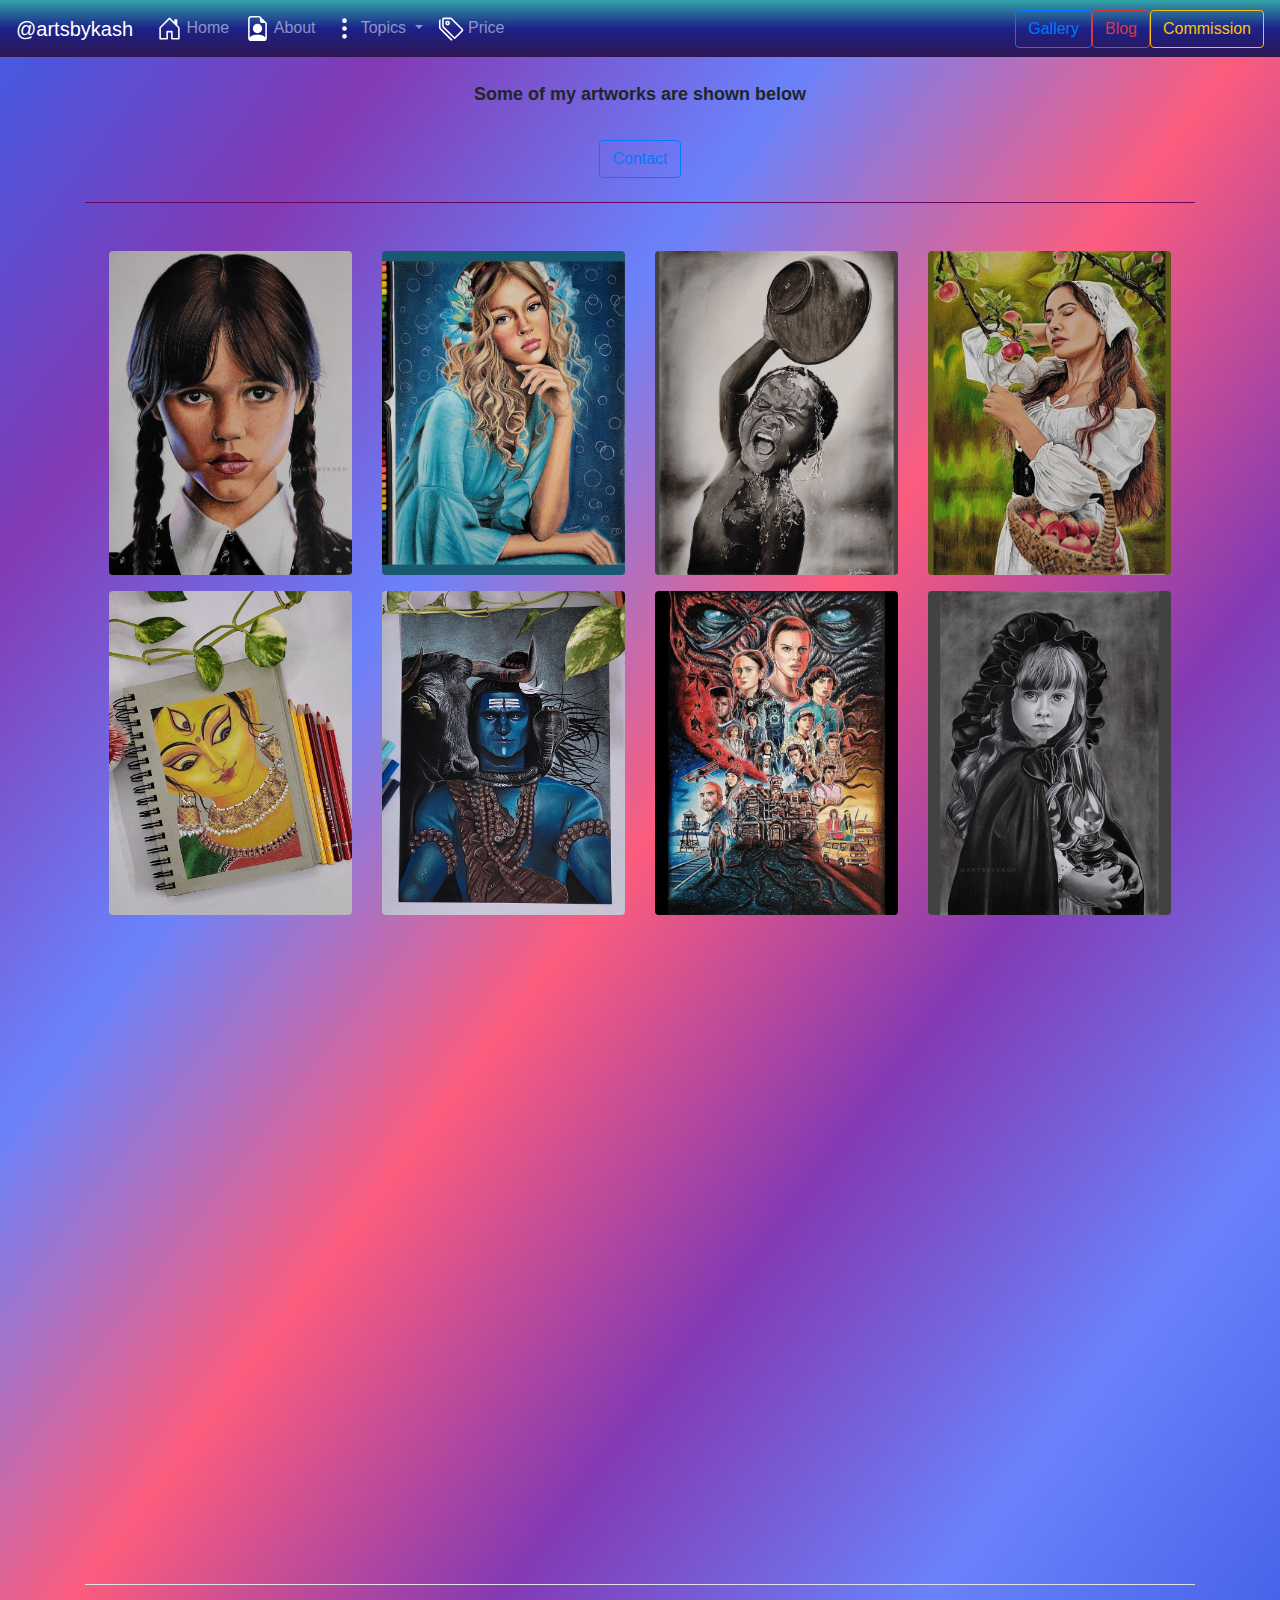
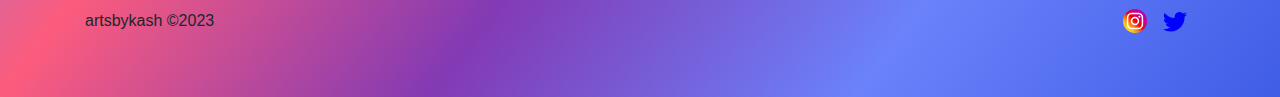
<file: gallery.html>
<!DOCTYPE html>
<html lang="en">

<head>
    <!-- Required meta tags -->
    <meta charset="utf-8" />
    <meta name="viewport" content="width=device-width, initial-scale=1, shrink-to-fit=no" />

    <!-- Bootstrap CSS -->
    <link rel="stylesheet" href="https://cdn.jsdelivr.net/npm/bootstrap@4.3.1/dist/css/bootstrap.min.css"
        integrity="sha384-ggOyR0iXCbMQv3Xipma34MD+dH/1fQ784/j6cY/iJTQUOhcWr7x9JvoRxT2MZw1T" crossorigin="anonymous" />
    <link rel="stylesheet" href="style.css">
    <link rel="stylesheet" href="https://unpkg.com/aos@next/dist/aos.css" />
    
    <title>artsbykash</title>
</head>

<body>
    <nav class="navbar navbar-expand-lg navbar-dark bg-dark navBar">
        <a class="navbar-brand" href="./">
            @artsbykash</a>
        <button class="navbar-toggler" type="button" data-toggle="collapse" data-target="#navbarSupportedContent"
            aria-controls="navbarSupportedContent" aria-expanded="false" aria-label="Toggle navigation">
            <span class="navbar-toggler-icon"></span>
        </button>

        <div class="collapse navbar-collapse" id="navbarSupportedContent">
            <ul class="navbar-nav mr-auto">
                <li class="nav-item">
                    <a class="nav-link" href="./">
                        <img src="svgs/house-door.svg" width="25" height="25" class="d-inline-block align-top" alt="" />
                        Home <span class="sr-only">(current)</span></a>
                </li>
                <li class="nav-item">
                    <a class="nav-link" href="./about">
                        <img src="svgs/file-earmark-person.svg" width="25" height="25" class="d-inline-block align-top"
                            alt="" />
                        About</a>
                </li>
                <li class="nav-item dropdown">
                    <a class="nav-link dropdown-toggle" href="#" id="navbarDropdown" role="button"
                        data-toggle="dropdown" aria-haspopup="true" aria-expanded="false">
                        <img src="svgs/three-dots-vertical.svg" width="25" height="25" class="d-inline-block align-top"
                            alt="" />
                        Topics
                    </a>
                    <div class="dropdown-menu" aria-labelledby="navbarDropdown">
                        <a class="dropdown-item" href="./sketch">Black and White Sketches</a>
                        <a class="dropdown-item" href="./color_sketch">Color Sketches</a>
                        <!-- <div class="dropdown-divider"></div> -->
                        <a class="dropdown-item" href="./watercolor">Watercolor</a>
                        <a class="dropdown-item" href=./"oilpainting">Oil painting</a>
                    </div>
                </li>
                <li class="nav-item">
                    <a class="nav-link" href="pricing">
                        <img src="svgs/tags.svg" width="25" height="25" class="d-inline-block align-top"
                            alt="" />
                            Price</a>
                </li>
            </ul>
            <a href="gallery.html" class="btn btn-outline-primary" role="button" data-bs-toggle="button">Gallery</a>
            <a href="blog.html" class="btn btn-outline-danger" role="button" data-bs-toggle="button">Blog</a>
            <a href="commission.html" class="btn btn-outline-warning" role="button" data-bs-toggle="button">Commission
            </a>
        </div>
    </nav>
    
    <div class="container my-4">
        <div class="text-center">
            <p class="my-4" style="font-family:Verdana, Geneva, Tahoma, sans-serif; font-size: large; font-weight: bold;">Some of my artworks are shown below</p>
        </div>
        <div class=" d-flex justify-content-center">
            <a class="my-2 btn btn-outline-primary light" role="button"
                href="https://instagram.com/artsbykash?igshid=ZDdkNTZiNTM=">Contact</a>
        </div>
        <hr style="background: rgb(117, 6, 106);">
    </div>

    <div class="container">
        <section class="w-100 p-4 text-center pb-4">
            <!--Grid row-->
            <div class="row">
                <!--Grid column-->
                <div class="col-lg-3 col-md-12 mb-3" data-aos="zoom-in" data-aos-duration="1000">
                    <img src="gallery/gallery1.jpg" class="img-fluid shadow-1-strong rounded">
                </div>
                <!--Grid column-->

                <!--Grid column-->
                <div class="col-lg-3 col-md-6 mb-3" data-aos="zoom-in" data-aos-duration="1000">
                    <img src="gallery/gallery2.jpg" class="img-fluid shadow-1-strong rounded">
                </div>
                <!--Grid column-->

                <!--Grid column-->
                <div class="col-lg-3 col-md-6 mb-3" data-aos="zoom-in" data-aos-duration="1000">
                    <img src="gallery/gallery3.jpg" class="img-fluid shadow-1-strong rounded ">
                </div>
                <!--Grid column-->
                <div class="col-lg-3 col-md-6 mb-3" data-aos="zoom-in" data-aos-duration="1000">
                    <img src="gallery/gallery4.jpg" class="img-fluid shadow-1-strong rounded ">
                </div>
            </div>
            <!--Grid row-->

            <!--Grid row-->
            <div class="row">
                <!--Grid column-->
                <div class="col-lg-3 col-md-12 mb-3" data-aos="zoom-in" data-aos-duration="1000">
                    <img src="gallery/gallery5.jpg" class="img-fluid shadow-1-strong rounded ">
                </div>
                <!--Grid column-->

                <!--Grid column-->
                <div class="col-lg-3 col-md-6 mb-3" data-aos="zoom-in" data-aos-duration="1000">
                    <img src="gallery/gallery6.jpg" class="img-fluid shadow-1-strong rounded ">
                </div>
                <!--Grid column-->

                <!--Grid column-->
                <div class="col-lg-3 col-md-6 mb-3" data-aos="zoom-in" data-aos-duration="1000">
                    <img src="gallery/gallery7.jpg" class="img-fluid shadow-1-strong rounded ">
                </div>
                <!--Grid column-->
                <div class="col-lg-3 col-md-6 mb-3" data-aos="zoom-in" data-aos-duration="1000">
                    <img src="gallery/gallery8.jpg" class="img-fluid shadow-1-strong rounded ">
                </div>
            </div>
            <!--Grid row-->
            <div class="row">
                <!--Grid column-->
                <div class="col-lg-3 col-md-12 mb-3" data-aos="zoom-in" data-aos-duration="1000">
                    <img src="gallery/gallery9.jpg" class="img-fluid shadow-1-strong rounded ">
                </div>
                <!--Grid column-->

                <!--Grid column-->
                <div class="col-lg-3 col-md-6 mb-3" data-aos="zoom-in" data-aos-duration="1000">
                    <img src="gallery/gallery10.jpg" class="img-fluid shadow-1-strong rounded ">
                </div>
                <!--Grid column-->

                <!--Grid column-->
                <div class="col-lg-3 col-md-6 mb-3" data-aos="zoom-in" data-aos-duration="1000">
                    <img src="gallery/gallery11.jpg" class="img-fluid shadow-1-strong rounded ">
                </div>
                <!--Grid column-->
                <div class="col-lg-3 col-md-6 mb-3" data-aos="zoom-in" data-aos-duration="1000">
                    <img src="gallery/gallery12.jpg" class="img-fluid shadow-1-strong rounded ">
                </div>
            </div>

            <div class="row">
                <!--Grid column-->
                <div class="col-lg-3 col-md-12 mb-3" data-aos="zoom-in" data-aos-duration="1000">
                    <img src="gallery/gallery13.jpeg" class="img-fluid shadow-1-strong rounded ">
                </div>
                <!--Grid column-->

                <!--Grid column-->
                <div class="col-lg-3 col-md-6 mb-3" data-aos="zoom-in" data-aos-duration="1000">
                    <img src="gallery/gallery14.jpeg" class="img-fluid shadow-1-strong rounded ">
                </div>
                <!--Grid column-->

                <!--Grid column-->
                <div class="col-lg-3 col-md-6 mb-3" data-aos="zoom-in" data-aos-duration="1000">
                    <img src="gallery/gallery15.jpeg" class="img-fluid shadow-1-strong rounded ">
                </div>
                <!--Grid column-->
                <div class="col-lg-3 col-md-6 mb-3" data-aos="zoom-in" data-aos-duration="1000">
                    <img src="gallery/gallery16.jpeg" class="img-fluid shadow-1-strong rounded ">
                </div>
            </div>
        </section>
    </div>

    <div class="container">
        <div class="d-flex flex-column flex-sm-row justify-content-between py-4 my-4 border-top">
            <p>artsbykash ©2023</p>
            <ul class="list-unstyled d-flex ">
                <li class="px-2"><a class="link-dark" href="https://instagram.com/artsbykash?igshid=ZDdkNTZiNTM="><img
                            src="svgs/instagram.svg" class="bi" width="24" height="24"></img></a></li>
                <li class="px-2"><a class="link-dark"
                        href="https://twitter.com/Kashmirajha?t=fnjAJJ5gLn5nbg1TuQMDEw&s=09"><img src="svgs/twitter.svg"
                            class="bi" width="24" height="24"></img></a></li>
            </ul>
        </div>
    </div>
    <!-- Optional JavaScript -->
    <!-- jQuery first, then Popper.js, then Bootstrap JS -->
    <script src="https://code.jquery.com/jquery-3.3.1.slim.min.js"
        integrity="sha384-q8i/X+965DzO0rT7abK41JStQIAqVgRVzpbzo5smXKp4YfRvH+8abtTE1Pi6jizo"
        crossorigin="anonymous"></script>
    <script src="https://cdn.jsdelivr.net/npm/popper.js@1.14.7/dist/umd/popper.min.js"
        integrity="sha384-UO2eT0CpHqdSJQ6hJty5KVphtPhzWj9WO1clHTMGa3JDZwrnQq4sF86dIHNDz0W1"
        crossorigin="anonymous"></script>
    <script src="https://cdn.jsdelivr.net/npm/bootstrap@4.3.1/dist/js/bootstrap.min.js"
        integrity="sha384-JjSmVgyd0p3pXB1rRibZUAYoIIy6OrQ6VrjIEaFf/nJGzIxFDsf4x0xIM+B07jRM"
        crossorigin="anonymous"></script>
    <script src="https://unpkg.com/aos@next/dist/aos.js"></script>
    <script>
        AOS.init();
    </script>
</body>

</html>
</file>
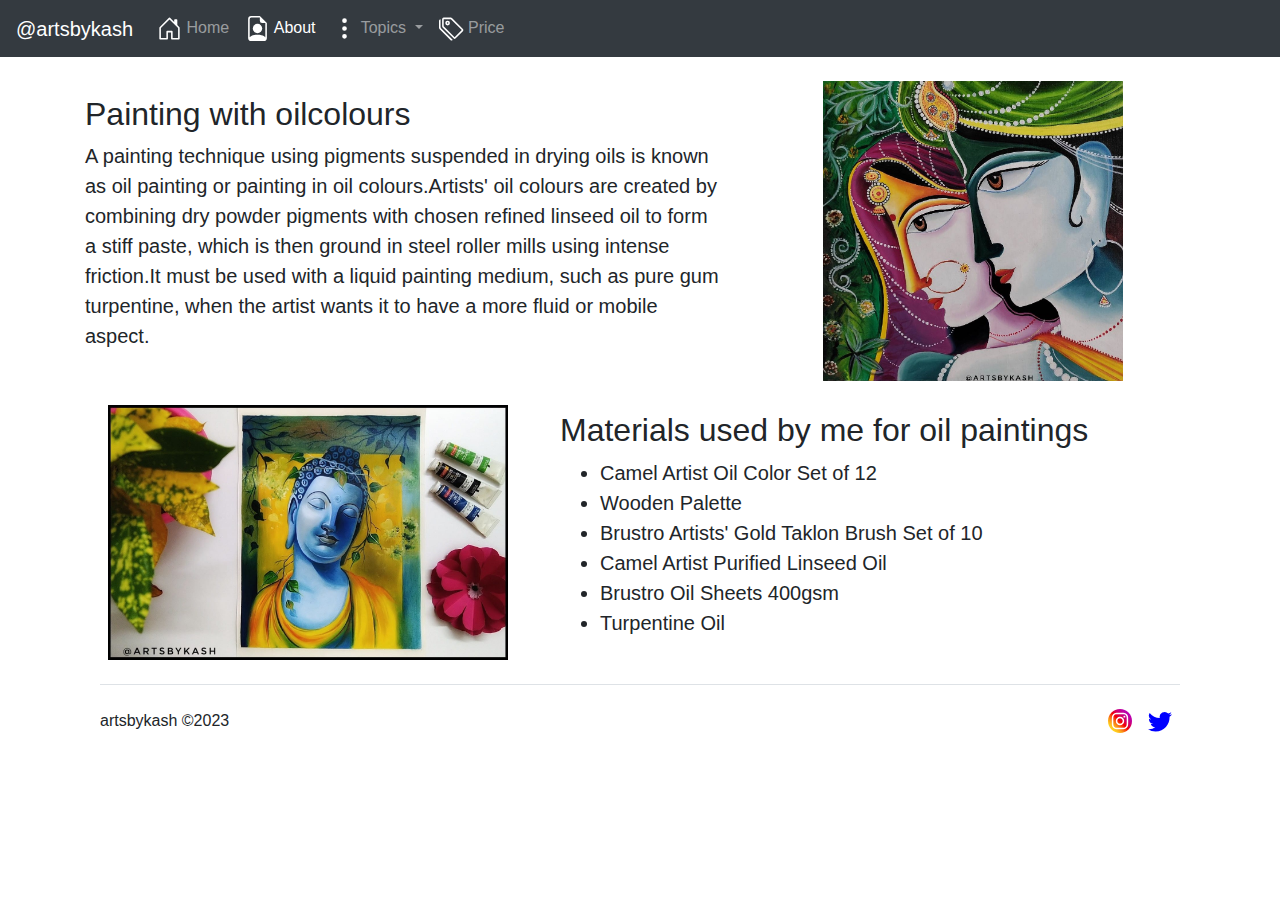
<file: oilpainting.html>
<!DOCTYPE html>
<html lang="en">

<head>
    <!-- Required meta tags -->
    <meta charset="utf-8" />
    <meta name="viewport" content="width=device-width, initial-scale=1, shrink-to-fit=no" />

    <!-- Bootstrap CSS -->
    <link rel="stylesheet" href="https://cdn.jsdelivr.net/npm/bootstrap@4.3.1/dist/css/bootstrap.min.css"
        integrity="sha384-ggOyR0iXCbMQv3Xipma34MD+dH/1fQ784/j6cY/iJTQUOhcWr7x9JvoRxT2MZw1T" crossorigin="anonymous" />

    <title>artsbykash</title>
</head>

<body>
     <nav class="navbar navbar-expand-lg navbar-dark bg-dark">
        <a class="navbar-brand" href="./">
            @artsbykash</a>
        <button class="navbar-toggler" type="button" data-toggle="collapse" data-target="#navbarSupportedContent"
            aria-controls="navbarSupportedContent" aria-expanded="false" aria-label="Toggle navigation">
            <span class="navbar-toggler-icon"></span>
        </button>

        <div class="collapse navbar-collapse" id="navbarSupportedContent">
            <ul class="navbar-nav mr-auto">
                <li class="nav-item">
                    <a class="nav-link" href="./">
                        <img src="svgs/house-door.svg" width="25" height="25" class="d-inline-block align-top" alt="" />
                        Home <span class="sr-only">(current)</span></a>
                </li>
                <li class="nav-item active">
                    <a class="nav-link" href="./about">
                        <img src="svgs/file-earmark-person.svg" width="25" height="25" class="d-inline-block align-top"
                            alt="" />
                        About</a>
                </li>
                <li class="nav-item dropdown">
                    <a class="nav-link dropdown-toggle" href="#" id="navbarDropdown" role="button"
                        data-toggle="dropdown" aria-haspopup="true" aria-expanded="false">
                        <img src="svgs/three-dots-vertical.svg" width="25" height="25" class="d-inline-block align-top"
                            alt="" />
                        Topics
                    </a>
                    <div class="dropdown-menu" aria-labelledby="navbarDropdown">
                        <a class="dropdown-item" href="./sketch">Black and White Sketches</a>
                        <a class="dropdown-item" href="./color_sketch">Color Sketches</a>
                        <!-- <div class="dropdown-divider"></div> -->
                        <a class="dropdown-item" href="./watercolor">Watercolor</a>
                        <a class="dropdown-item" href="./oilpainting">Oil painting</a>
                    </div>
                </li>
                <li class="nav-item">
                    <a class="nav-link" href="./pricing">
                        <img src="svgs/tags.svg" width="25" height="25" class="d-inline-block align-top"
                            alt="" />
                            Price</a>
                </li>
            </ul>
        </div>
    </nav>

    <div class="container my-4">
        <div class="row featurette d-flex justify-content-center align-items-center">
            <div class="col-md-7">
                <h2 class="featurette-heading fw-normal lh-1">Painting with oilcolours</h2>
                <p class="lead">A painting technique using pigments suspended in drying oils is known as oil painting or painting in oil colours.Artists' oil colours are created by combining dry powder pigments with chosen refined linseed oil to form a stiff paste, which is then ground in steel roller mills using intense friction.It must be used with a liquid painting medium, such as pure gum turpentine, when the artist wants it to have a more fluid or mobile aspect.</p>
            </div>
            <div class="col-md-5 order-md-1">
                <img src="gallery/oil.jpg" class="bd-placeholder-img bd-placeholder-img-lg featurette-image img-fluid mx-auto d-flex" width="300"
                    height="300">
                </img>
            </div>
        </div>
        <div class="row featurette d-flex justify-content-center align-items-center my-4">
            <div class="col-md-7 order-md-2">
                <h2 class="featurette-heading fw-normal lh-1">Materials used by me for oil paintings</h2>
                <div class="lead">
                    <ul>
                        <li>Camel Artist Oil Color Set of 12</li>
                        <li>Wooden Palette</li>
                        <li>Brustro Artists' Gold Taklon Brush Set of 10</li>
                        <li>Camel Artist Purified Linseed Oil</li>
                        <li>Brustro Oil Sheets 400gsm</li>
                        <li>Turpentine Oil</li>
                    </ul>
                </div>
            </div>
            <div class="col-md-5 order-md-1">
                <img src="gallery/oil_painting.jpeg" class="bd-placeholder-img bd-placeholder-img-lg featurette-image img-fluid mx-auto d-flex" width="400"
                    height="400">
                </img>
        </div>
    </div>

    <div class="container">
        <div class="d-flex flex-column flex-sm-row justify-content-between py-4 my-4 border-top">
            <p>artsbykash ©2023</p>
            <ul class="list-unstyled d-flex ">
                <li class="px-2"><a class="link-dark" href="https://instagram.com/artsbykash?igshid=ZDdkNTZiNTM="><img
                            src="svgs/instagram.svg" class="bi" width="24" height="24"></img></a></li>
                <li class="px-2"><a class="link-dark"
                        href="https://twitter.com/Kashmirajha?t=fnjAJJ5gLn5nbg1TuQMDEw&s=09"><img src="svgs/twitter.svg"
                            class="bi" width="24" height="24"></img></a></li>
            </ul>
        </div>
    </div>
    <!-- Optional JavaScript -->
    <!-- jQuery first, then Popper.js, then Bootstrap JS -->
    <script src="https://code.jquery.com/jquery-3.3.1.slim.min.js"
        integrity="sha384-q8i/X+965DzO0rT7abK41JStQIAqVgRVzpbzo5smXKp4YfRvH+8abtTE1Pi6jizo"
        crossorigin="anonymous"></script>
    <script src="https://cdn.jsdelivr.net/npm/popper.js@1.14.7/dist/umd/popper.min.js"
        integrity="sha384-UO2eT0CpHqdSJQ6hJty5KVphtPhzWj9WO1clHTMGa3JDZwrnQq4sF86dIHNDz0W1"
        crossorigin="anonymous"></script>
    <script src="https://cdn.jsdelivr.net/npm/bootstrap@4.3.1/dist/js/bootstrap.min.js"
        integrity="sha384-JjSmVgyd0p3pXB1rRibZUAYoIIy6OrQ6VrjIEaFf/nJGzIxFDsf4x0xIM+B07jRM"
        crossorigin="anonymous"></script>
</body>

</html>
</file>
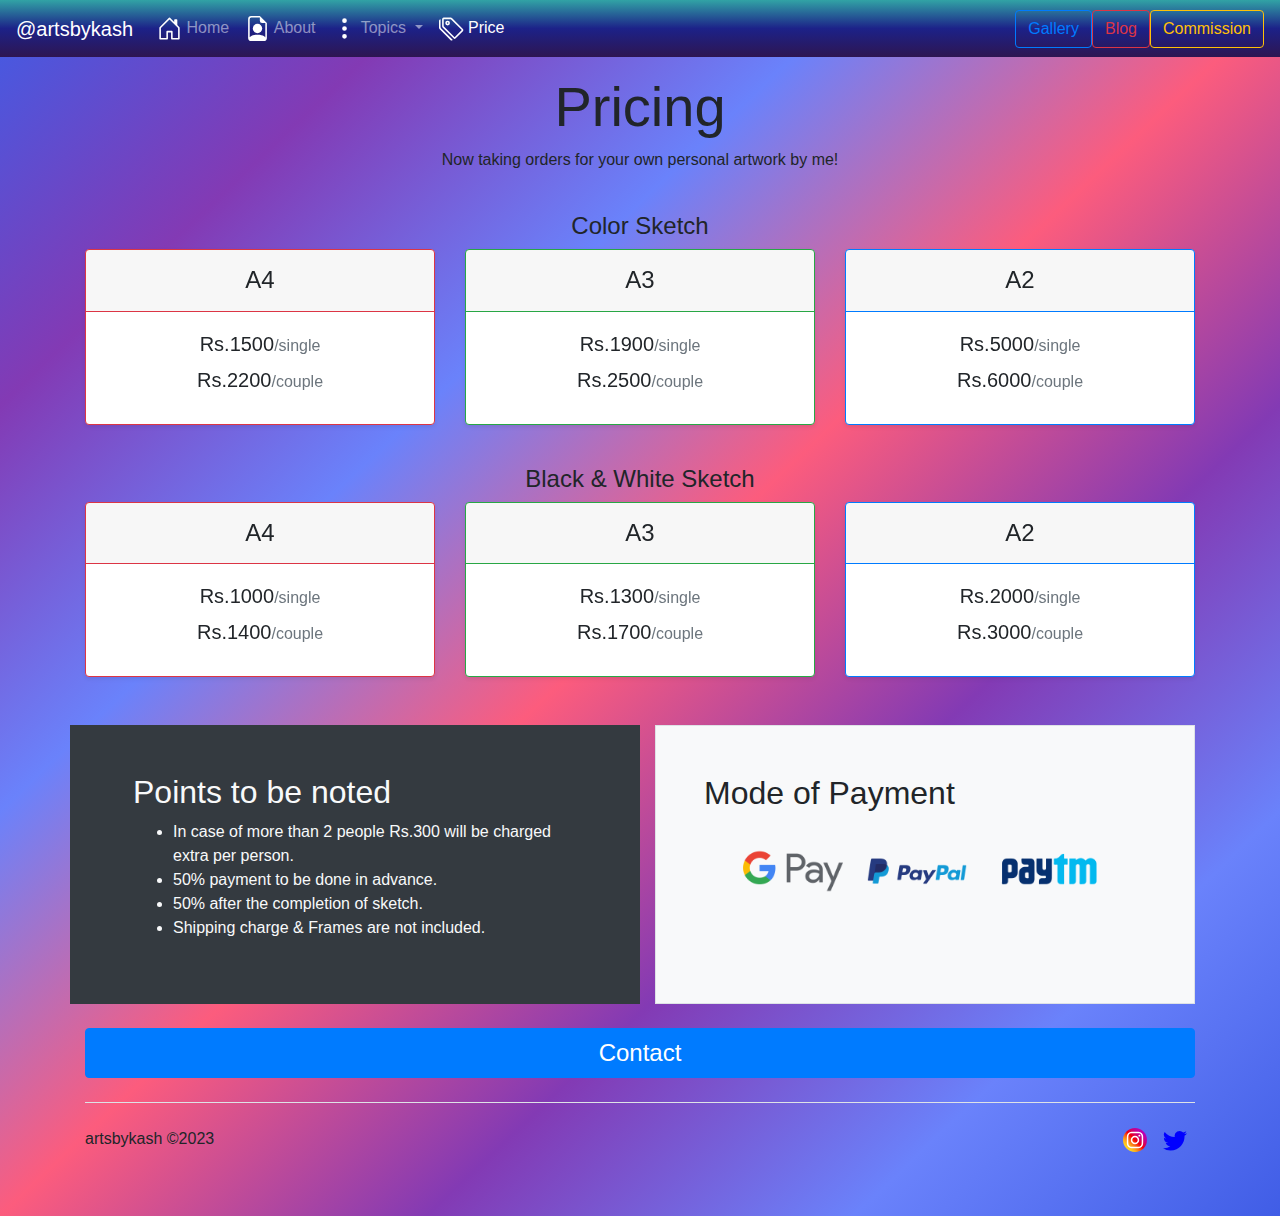
<file: pricing.html>
<!DOCTYPE html>
<html lang="en">

<head>
    <!-- Required meta tags -->
    <meta charset="utf-8" />
    <meta name="viewport" content="width=device-width, initial-scale=1, shrink-to-fit=no" />

    <!-- Bootstrap CSS -->
    <link rel="stylesheet" href="https://cdn.jsdelivr.net/npm/bootstrap@4.3.1/dist/css/bootstrap.min.css"
        integrity="sha384-ggOyR0iXCbMQv3Xipma34MD+dH/1fQ784/j6cY/iJTQUOhcWr7x9JvoRxT2MZw1T" crossorigin="anonymous" />
    <link rel="stylesheet" href="style.css">
    <link rel="stylesheet" href="https://unpkg.com/aos@next/dist/aos.css" />
    <title>artsbykash</title>
</head>

<body>
     <nav class="navbar navbar-expand-lg navbar-dark bg-dark navBar">
        <a class="navbar-brand" href="./">
            @artsbykash</a>
        <button class="navbar-toggler" type="button" data-toggle="collapse" data-target="#navbarSupportedContent"
            aria-controls="navbarSupportedContent" aria-expanded="false" aria-label="Toggle navigation">
            <span class="navbar-toggler-icon"></span>
        </button>

        <div class="collapse navbar-collapse" id="navbarSupportedContent">
            <ul class="navbar-nav mr-auto">
                <li class="nav-item">
                    <a class="nav-link" href="./">
                        <img src="svgs/house-door.svg" width="25" height="25" class="d-inline-block align-top" alt="" />
                        Home <span class="sr-only">(current)</span></a>
                </li>
                <li class="nav-item">
                    <a class="nav-link" href="./about">
                        <img src="svgs/file-earmark-person.svg" width="25" height="25" class="d-inline-block align-top"
                            alt="" />
                        About</a>
                </li>
                <li class="nav-item dropdown">
                    <a class="nav-link dropdown-toggle" href="#" id="navbarDropdown" role="button"
                        data-toggle="dropdown" aria-haspopup="true" aria-expanded="false">
                        <img src="svgs/three-dots-vertical.svg" width="25" height="25" class="d-inline-block align-top"
                            alt="" />
                        Topics
                    </a>
                    <div class="dropdown-menu" aria-labelledby="navbarDropdown">
                        <a class="dropdown-item" href="./sketch">Black and White Sketches</a>
                        <a class="dropdown-item" href="./color_sketch">Color Sketches</a>
                        <!-- <div class="dropdown-divider"></div> -->
                        <a class="dropdown-item" href="./watercolor">Watercolor</a>
                        <a class="dropdown-item" href="./oilpainting">Oil painting</a>
                    </div>
                </li>
                <li class="nav-item active">
                    <a class="nav-link" href="./pricing">
                        <img src="svgs/tags.svg" width="25" height="25" class="d-inline-block align-top"
                            alt="" />
                            Price</a>
                </li>
            </ul>
            <a href="gallery.html" class="btn btn-outline-primary" role="button" data-bs-toggle="button">Gallery</a>
            <a href="blog.html" class="btn btn-outline-danger" role="button" data-bs-toggle="button">Blog</a>
            <a href="commission.html" class="btn btn-outline-warning" role="button" data-bs-toggle="button">Commission
            </a>
        </div>
    </nav>

    <div class="container">
        <div class="pricing-header p-3 pb-md-4 mx-auto text-center">
            <h1 class="display-4 fw-normal">Pricing</h1>
            <p class="fs-5 text">Now taking orders for your own personal artwork by me!
            </p>
        </div>
    </div>

    <div class="container">
        <h4 class="text-center fw-normal">Color Sketch</h4>
        <main>
            <div class="row row-cols-1 row-cols-md-3 mb-3 text-center">
                <div class="col" data-aos="fade-up" data-aos-duration="1000">
                    <div class="card mb-4 rounded-3 shadow-sm border-danger">
                        <div class="card-header py-3 border-danger">
                            <h4 class="my-0 fw-normal">A4</h4>
                        </div>
                        <div class="card-body">
                            <h5 class="card-title pricing-card-title">Rs.1500<small
                                    class="text-muted fw-light">/single</small>
                            </h5>
                            <h5 class="card-title pricing-card-title">Rs.2200<small
                                    class="text-muted fw-light">/couple</small>
                            </h5>
                        </div>
                    </div>
                </div>
                <div class="col" data-aos="fade-up" data-aos-duration="1000">
                    <div class="card mb-4 rounded-3 shadow-sm border-success">
                        <div class="card-header py-3 border-success">
                            <h4 class="my-0 fw-normal">A3</h4>
                        </div>
                        <div class="card-body">
                            <h5 class="card-title pricing-card-title">Rs.1900<small
                                    class="text-muted fw-light">/single</small>
                            </h5>
                            <h5 class="card-title pricing-card-title">Rs.2500<small
                                    class="text-muted fw-light">/couple</small>
                            </h5>
                        </div>
                    </div>
                </div>
                <div class="col" data-aos="fade-up" data-aos-duration="1000">
                    <div class="card mb-4 rounded-3 shadow-sm border-primary">
                        <div class="card-header py-3 text-bg-primary border-primary">
                            <h4 class="my-0 fw-normal">A2</h4>
                        </div>
                        <div class="card-body">
                            <h5 class="card-title pricing-card-title">Rs.5000<small
                                    class="text-muted fw-light">/single</small>
                            </h5>
                            <h5 class="card-title pricing-card-title">Rs.6000<small
                                    class="text-muted fw-light">/couple</small>
                            </h5>
                        </div>
                    </div>
                </div>
            </div>
        </main>

        <h4 class="text-center fw-normal">Black & White Sketch</h4>
        <main>
            <div class="row row-cols-1 row-cols-md-3 mb-3 text-center ">
                <div class="col" data-aos="fade-up" data-aos-duration="1000">
                    <div class="card mb-4 rounded-3 shadow-sm border-danger">
                        <div class="card-header py-3 border-danger">
                            <h4 class="my-0 fw-normal">A4</h4>
                        </div>
                        <div class="card-body">
                            <h5 class="card-title pricing-card-title">Rs.1000<small
                                    class="text-muted fw-light">/single</small>
                            </h5>
                            <h5 class="card-title pricing-card-title">Rs.1400<small
                                    class="text-muted fw-light">/couple</small>
                            </h5>
                        </div>
                    </div>
                </div>
                <div class="col" data-aos="fade-up" data-aos-duration="1000">
                    <div class="card mb-4 rounded-3 shadow-sm border-success">
                        <div class="card-header py-3 border-success">
                            <h4 class="my-0 fw-normal">A3</h4>
                        </div>
                        <div class="card-body">
                            <h5 class="card-title pricing-card-title">Rs.1300<small
                                    class="text-muted fw-light">/single</small>
                            </h5>
                            <h5 class="card-title pricing-card-title">Rs.1700<small
                                    class="text-muted fw-light">/couple</small>
                            </h5>
                        </div>
                    </div>
                </div>
                <div class="col" data-aos="fade-up" data-aos-duration="1000">
                    <div class="card mb-4 rounded-3 shadow-sm border-primary">
                        <div class="card-header py-3 text-bg-primary border-primary">
                            <h4 class="my-0 fw-normal">A2</h4>
                        </div>
                        <div class="card-body">
                            <h5 class="card-title pricing-card-title">Rs.2000<small
                                    class="text-muted fw-light">/single</small>
                            </h5>
                            <h5 class="card-title pricing-card-title">Rs.3000<small
                                    class="text-muted fw-light">/couple</small>
                            </h5>
                        </div>
                    </div>
                </div>
            </div>
        </main>
    </div>

    <div class="container my-4">
        <div class="row align-items-md-stretch">
            <div class="col-md-6 bg-dark" data-aos="fade-up" data-aos-duration="2000">
                <div class="h-100 p-5 text-light rounded-3">
                    <h2>Points to be noted</h2>
                    <ul>
                        <li>In case of more than 2 people Rs.300 will be charged extra per person.</li>
                        <li>50% payment to be done in advance.</li>
                        <li>50% after the completion of sketch.</li>
                        <li>Shipping charge & Frames are not included.</li>
                    </ul>
                </div>
            </div>
            <div class="col-md-6" data-aos="fade-up" data-aos-duration="2000">
                <div class="h-100 p-5 bg-light border rounded-3">
                    <h2>Mode of Payment</h2>
                    <ul class="list-unstyled d-flex justify-content-center ">
                        <li class="px-0"><img src="gallery/gpay.png" class="bi" width="100" height="100"></img></li>
                        <li class="px-4"><img src="gallery/paypal.png" class="bi" width="100" height="100"></img></li>
                        <li class="px-2"><img src="gallery/paytm.png" class="bi" width="100" height="100"></img></li>
                    </ul>
                </div>
            </div>
        </div>
    </div>

    <div class="container">
        <a type="button" class="btn btn-primary btn-block light" href="https://instagram.com/artsbykash?igshid=ZDdkNTZiNTM=" style="font-size:x-large">Contact</a>
        <div class="d-flex flex-column flex-sm-row justify-content-between py-4 my-4 border-top">
            <p>artsbykash ©2023</p>
            <ul class="list-unstyled d-flex ">
                <li class="px-2"><a class="link-dark" href="https://instagram.com/artsbykash?igshid=ZDdkNTZiNTM="><img
                            src="svgs/instagram.svg" class="bi" width="24" height="24"></img></a></li>
                <li class="px-2"><a class="link-dark"
                        href="https://twitter.com/Kashmirajha?t=fnjAJJ5gLn5nbg1TuQMDEw&s=09"><img src="svgs/twitter.svg"
                            class="bi" width="24" height="24"></img></a></li>
            </ul>
        </div>
    </div>
    <!-- Optional JavaScript -->
    <!-- jQuery first, then Popper.js, then Bootstrap JS -->
    <script src="https://code.jquery.com/jquery-3.3.1.slim.min.js"
        integrity="sha384-q8i/X+965DzO0rT7abK41JStQIAqVgRVzpbzo5smXKp4YfRvH+8abtTE1Pi6jizo"
        crossorigin="anonymous"></script>
    <script src="https://cdn.jsdelivr.net/npm/popper.js@1.14.7/dist/umd/popper.min.js"
        integrity="sha384-UO2eT0CpHqdSJQ6hJty5KVphtPhzWj9WO1clHTMGa3JDZwrnQq4sF86dIHNDz0W1"
        crossorigin="anonymous"></script>
    <script src="https://cdn.jsdelivr.net/npm/bootstrap@4.3.1/dist/js/bootstrap.min.js"
        integrity="sha384-JjSmVgyd0p3pXB1rRibZUAYoIIy6OrQ6VrjIEaFf/nJGzIxFDsf4x0xIM+B07jRM"
        crossorigin="anonymous"></script>
    <script src="https://unpkg.com/aos@next/dist/aos.js"></script>
    <script>
        AOS.init();
    </script>
</body>

</html>
</file>
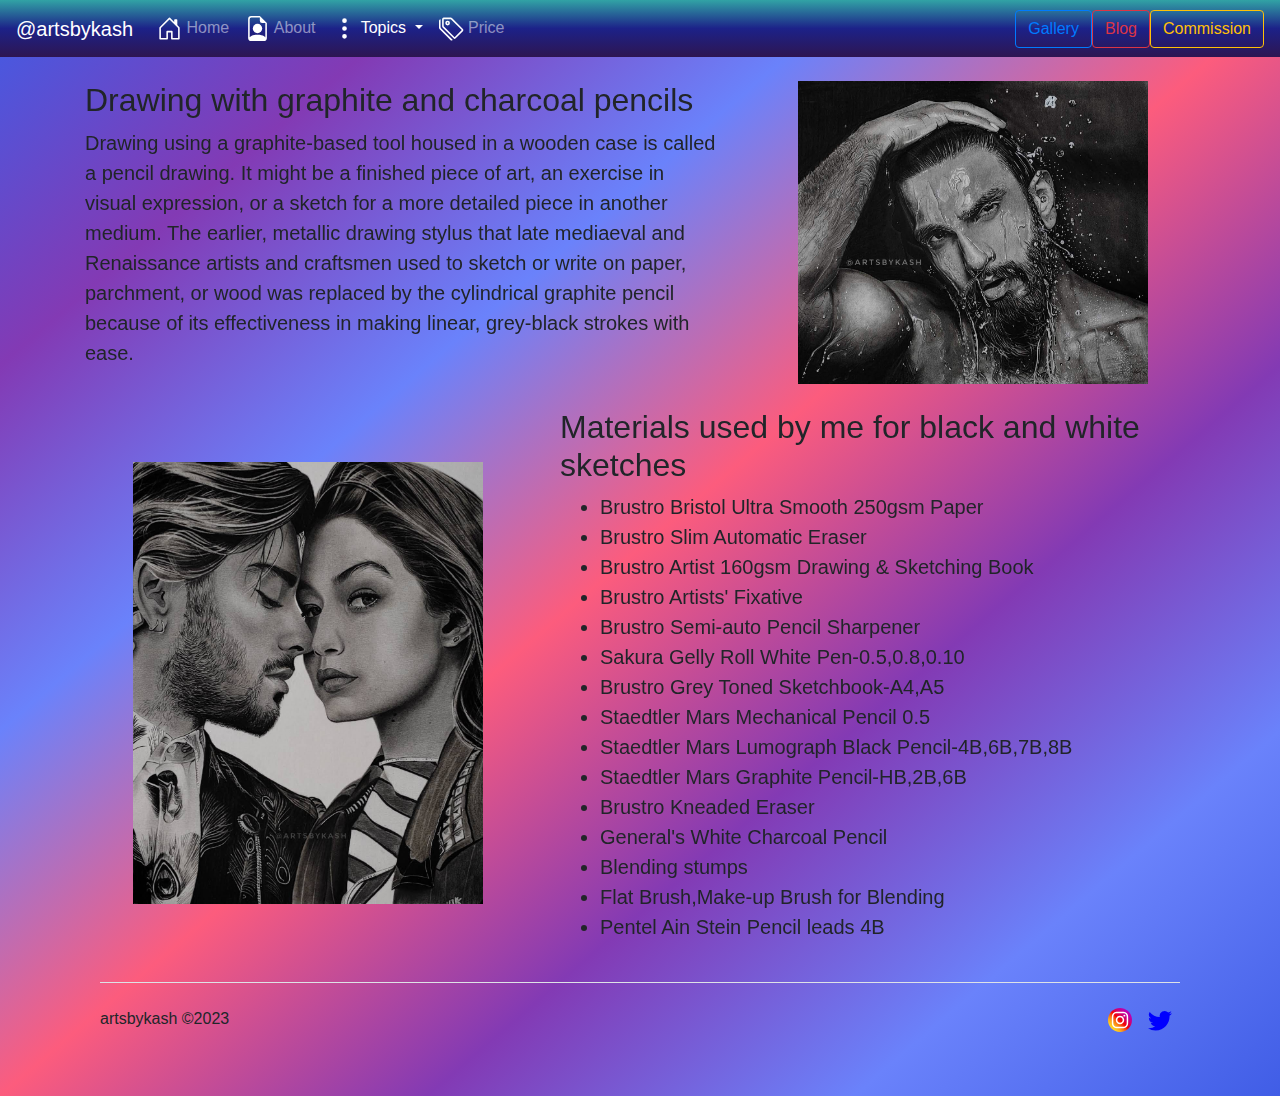
<file: sketch.html>
<!DOCTYPE html>
<html lang="en">

<head>
    <!-- Required meta tags -->
    <meta charset="utf-8" />
    <meta name="viewport" content="width=device-width, initial-scale=1, shrink-to-fit=no" />

    <!-- Bootstrap CSS -->
    <link rel="stylesheet" href="https://cdn.jsdelivr.net/npm/bootstrap@4.3.1/dist/css/bootstrap.min.css"
        integrity="sha384-ggOyR0iXCbMQv3Xipma34MD+dH/1fQ784/j6cY/iJTQUOhcWr7x9JvoRxT2MZw1T" crossorigin="anonymous" />
    <link rel="stylesheet" href="style.css">
    <link rel="stylesheet" href="https://unpkg.com/aos@next/dist/aos.css" />
    
    <title>artsbykash</title>
</head>

<body>
     <nav class="navbar navbar-expand-lg navbar-dark bg-dark navBar">
        <a class="navbar-brand" href="./">
            @artsbykash</a>
        <button class="navbar-toggler" type="button" data-toggle="collapse" data-target="#navbarSupportedContent"
            aria-controls="navbarSupportedContent" aria-expanded="false" aria-label="Toggle navigation">
            <span class="navbar-toggler-icon"></span>
        </button>

        <div class="collapse navbar-collapse" id="navbarSupportedContent">
            <ul class="navbar-nav mr-auto">
                <li class="nav-item">
                    <a class="nav-link" href="./">
                        <img src="svgs/house-door.svg" width="25" height="25" class="d-inline-block align-top" alt="" />
                        Home <span class="sr-only">(current)</span></a>
                </li>
                <li class="nav-item">
                    <a class="nav-link" href="./about">
                        <img src="svgs/file-earmark-person.svg" width="25" height="25" class="d-inline-block align-top"
                            alt="" />
                        About</a>
                </li>
                <li class="nav-item dropdown active">
                    <a class="nav-link dropdown-toggle" href="#" id="navbarDropdown" role="button"
                        data-toggle="dropdown" aria-haspopup="true" aria-expanded="false">
                        <img src="svgs/three-dots-vertical.svg" width="25" height="25" class="d-inline-block align-top"
                            alt="" />
                        Topics
                    </a>
                    <div class="dropdown-menu" aria-labelledby="navbarDropdown">
                        <a class="dropdown-item" href="./sketch">Black and White Sketches</a>
                        <a class="dropdown-item" href="./color_sketch">Color Sketches</a>
                        <!-- <div class="dropdown-divider"></div> -->
                        <a class="dropdown-item" href="./watercolor">Watercolor</a>
                        <a class="dropdown-item" href="./oilpainting">Oil painting</a>
                    </div>
                </li>
                <li class="nav-item">
                    <a class="nav-link" href="./pricing">
                        <img src="svgs/tags.svg" width="25" height="25" class="d-inline-block align-top"
                            alt="" />
                            Price</a>
                </li>
            </ul>
            <a href="gallery.html" class="btn btn-outline-primary" role="button" data-bs-toggle="button">Gallery</a>
            <a href="blog.html" class="btn btn-outline-danger" role="button" data-bs-toggle="button">Blog</a>
            <a href="commission.html" class="btn btn-outline-warning" role="button" data-bs-toggle="button">Commission
            </a>
        </div>
    </nav>

    <div class="container my-4">
        <div class="row featurette d-flex justify-content-center align-items-center">
            <div class="col-md-7" data-aos="fade-up" data-aos-duration="1000">
                <h2 class="featurette-heading fw-normal lh-1">Drawing with graphite and charcoal pencils</h2>
                <p class="lead">Drawing using a graphite-based tool housed in a wooden case is called a pencil drawing. It might be a finished piece of art, an exercise in visual expression, or a sketch for a more detailed piece in another medium. The earlier, metallic drawing stylus that late mediaeval and Renaissance artists and craftsmen used to sketch or write on paper, parchment, or wood was replaced by the cylindrical graphite pencil because of its effectiveness in making linear, grey-black strokes with ease.</p>
            </div>
            <div class="col-md-5 order-md-1" data-aos="zoom-in" data-aos-duration="1000">
                <img src="gallery/bnwSketch.jpeg" class="bd-placeholder-img bd-placeholder-img-lg featurette-image img-fluid mx-auto d-flex" width="350"
                    height="350">
                </img>
            </div>
        </div>
        <div class="row featurette d-flex justify-content-center align-items-center my-4">
            <div class="col-md-7 order-md-2" data-aos="fade-up" data-aos-duration="1000">
                <h2 class="featurette-heading fw-normal lh-1">Materials used by me for black and white sketches</h2>
                <div class="lead">
                    <ul>
                        <li>Brustro Bristol Ultra Smooth 250gsm Paper</li>
                        <li>Brustro Slim Automatic Eraser</li>
                        <li>Brustro Artist 160gsm Drawing & Sketching Book</li>
                        <li>Brustro Artists' Fixative</li>
                        <li>Brustro Semi-auto Pencil Sharpener</li>
                        <li>Sakura Gelly Roll White Pen-0.5,0.8,0.10</li>
                        <li>Brustro Grey Toned Sketchbook-A4,A5</li>
                        <li>Staedtler Mars Mechanical Pencil 0.5</li>
                        <li>Staedtler Mars Lumograph Black Pencil-4B,6B,7B,8B</li>
                        <li>Staedtler Mars Graphite Pencil-HB,2B,6B</li>
                        <li>Brustro Kneaded Eraser</li>
                        <li>General's White Charcoal Pencil</li>
                        <li>Blending stumps</li>
                        <li>Flat Brush,Make-up Brush for Blending</li>
                        <li>Pentel Ain Stein Pencil leads 4B</li>
                    </ul>
                </div>
            </div>
            <div class="col-md-5 order-md-1" data-aos="zoom-in" data-aos-duration="1000">
                <img src="gallery/bnwSketch2.jpeg" class="bd-placeholder-img bd-placeholder-img-lg featurette-image img-fluid mx-auto d-flex" width="350"
                    height="350">
                </img>
        </div>
    </div>

    <div class="container">
        <div class="d-flex flex-column flex-sm-row justify-content-between py-4 my-4 border-top">
            <p>artsbykash ©2023</p>
            <ul class="list-unstyled d-flex ">
                <li class="px-2"><a class="link-dark" href="https://instagram.com/artsbykash?igshid=ZDdkNTZiNTM="><img
                            src="svgs/instagram.svg" class="bi" width="24" height="24"></img></a></li>
                <li class="px-2"><a class="link-dark"
                        href="https://twitter.com/Kashmirajha?t=fnjAJJ5gLn5nbg1TuQMDEw&s=09"><img src="svgs/twitter.svg"
                            class="bi" width="24" height="24"></img></a></li>
            </ul>
        </div>
    </div>
    <!-- Optional JavaScript -->
    <!-- jQuery first, then Popper.js, then Bootstrap JS -->
    <script src="https://code.jquery.com/jquery-3.3.1.slim.min.js"
        integrity="sha384-q8i/X+965DzO0rT7abK41JStQIAqVgRVzpbzo5smXKp4YfRvH+8abtTE1Pi6jizo"
        crossorigin="anonymous"></script>
    <script src="https://cdn.jsdelivr.net/npm/popper.js@1.14.7/dist/umd/popper.min.js"
        integrity="sha384-UO2eT0CpHqdSJQ6hJty5KVphtPhzWj9WO1clHTMGa3JDZwrnQq4sF86dIHNDz0W1"
        crossorigin="anonymous"></script>
    <script src="https://cdn.jsdelivr.net/npm/bootstrap@4.3.1/dist/js/bootstrap.min.js"
        integrity="sha384-JjSmVgyd0p3pXB1rRibZUAYoIIy6OrQ6VrjIEaFf/nJGzIxFDsf4x0xIM+B07jRM"
        crossorigin="anonymous"></script>
    <script src="https://unpkg.com/aos@next/dist/aos.js"></script>
        <script>
            AOS.init();
        </script>
</body>

</html>
</file>
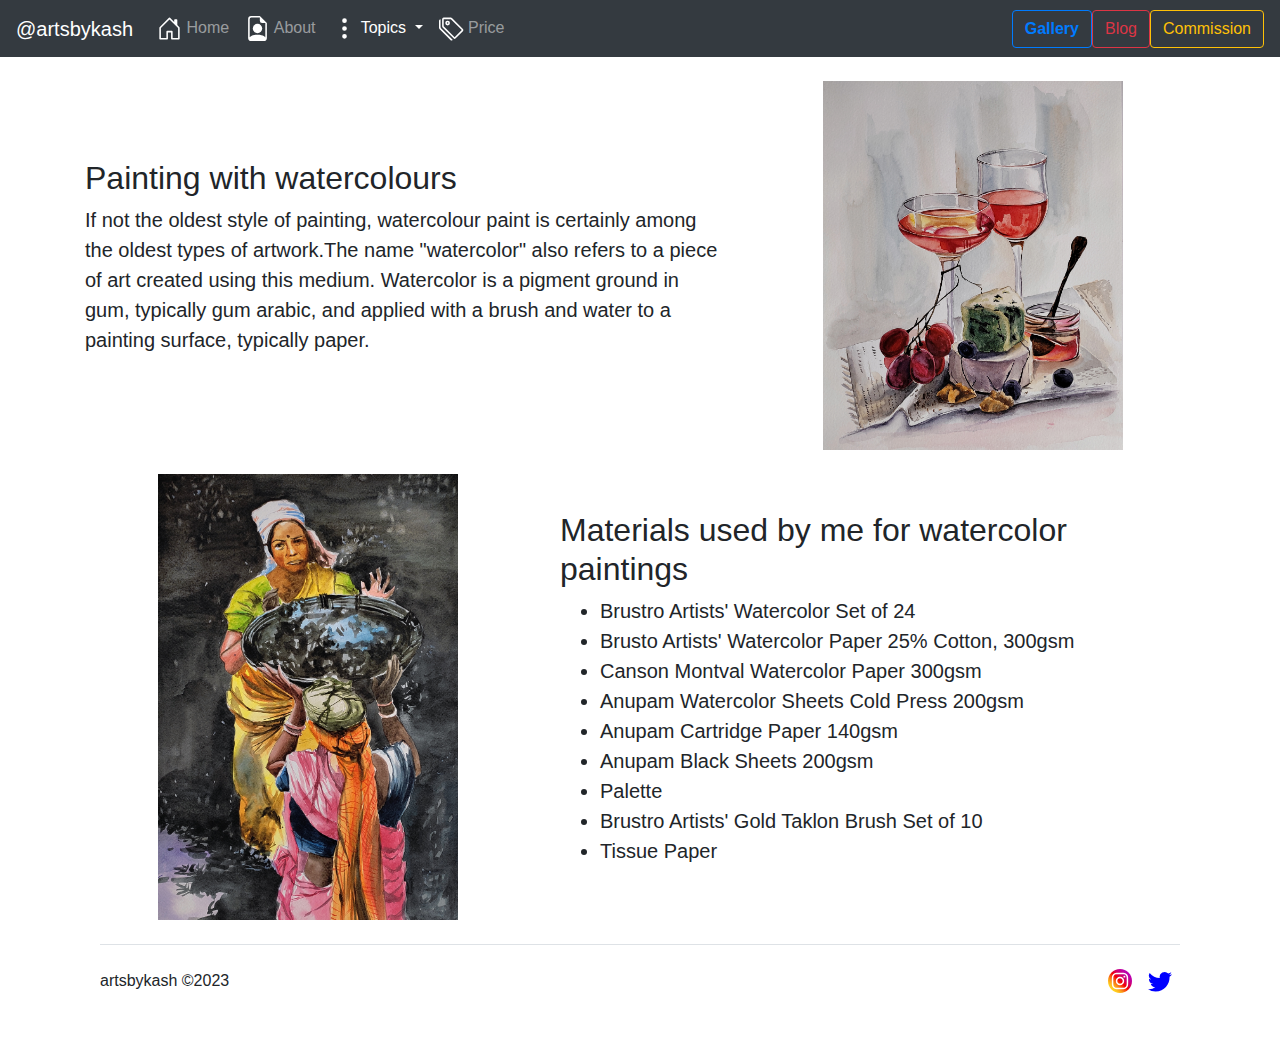
<file: watercolor.html>
<!DOCTYPE html>
<html lang="en">

<head>
    <!-- Required meta tags -->
    <meta charset="utf-8" />
    <meta name="viewport" content="width=device-width, initial-scale=1, shrink-to-fit=no" />

    <!-- Bootstrap CSS -->
    <link rel="stylesheet" href="https://cdn.jsdelivr.net/npm/bootstrap@4.3.1/dist/css/bootstrap.min.css"
        integrity="sha384-ggOyR0iXCbMQv3Xipma34MD+dH/1fQ784/j6cY/iJTQUOhcWr7x9JvoRxT2MZw1T" crossorigin="anonymous" />

    <title>artsbykash</title>
</head>

<body>
     <nav class="navbar navbar-expand-lg navbar-dark bg-dark">
        <a class="navbar-brand" href="./">
            @artsbykash</a>
        <button class="navbar-toggler" type="button" data-toggle="collapse" data-target="#navbarSupportedContent"
            aria-controls="navbarSupportedContent" aria-expanded="false" aria-label="Toggle navigation">
            <span class="navbar-toggler-icon"></span>
        </button>

        <div class="collapse navbar-collapse" id="navbarSupportedContent">
            <ul class="navbar-nav mr-auto">
                <li class="nav-item">
                    <a class="nav-link" href="./">
                        <img src="svgs/house-door.svg" width="25" height="25" class="d-inline-block align-top" alt="" />
                        Home <span class="sr-only">(current)</span></a>
                </li>
                <li class="nav-item">
                    <a class="nav-link" href="./about">
                        <img src="svgs/file-earmark-person.svg" width="25" height="25" class="d-inline-block align-top"
                            alt="" />
                        About</a>
                </li>
                <li class="nav-item dropdown active">
                    <a class="nav-link dropdown-toggle" href="#" id="navbarDropdown" role="button"
                        data-toggle="dropdown" aria-haspopup="true" aria-expanded="false">
                        <img src="svgs/three-dots-vertical.svg" width="25" height="25" class="d-inline-block align-top"
                            alt="" />
                        Topics
                    </a>
                    <div class="dropdown-menu" aria-labelledby="navbarDropdown">
                        <a class="dropdown-item" href="./sketch">Black and White Sketches</a>
                        <a class="dropdown-item" href="./color_sketch">Color Sketches</a>
                        <!-- <div class="dropdown-divider"></div> -->
                        <a class="dropdown-item" href="./watercolor">Watercolor</a>
                        <a class="dropdown-item" href="./oilpainting">Oil painting</a>
                    </div>
                </li>
                <li class="nav-item">
                    <a class="nav-link" href="./pricing">
                        <img src="svgs/tags.svg" width="25" height="25" class="d-inline-block align-top"
                            alt="" />
                            Price</a>
                </li>
            </ul>
            <a href="gallery.html" class="btn btn-outline-primary" style="font-weight: bolder;" role="button" data-bs-toggle="button">Gallery</a>
            <a href="blog.html" class="btn btn-outline-danger" role="button" data-bs-toggle="button">Blog</a>
            <a href="commission.html" class="btn btn-outline-warning" role="button" data-bs-toggle="button">Commission
            </a>
        </div>
    </nav>

    <div class="container my-4">
        <div class="row featurette d-flex justify-content-center align-items-center">
            <div class="col-md-7">
                <h2 class="featurette-heading fw-normal lh-1">Painting with watercolours</h2>
                <p class="lead">If not the oldest style of painting, watercolour paint is certainly among the oldest types of artwork.The name "watercolor" also refers to a piece of art created using this medium. Watercolor is a pigment ground in gum, typically gum arabic, and applied with a brush and water to a painting surface, typically paper.</p>
            </div>
            <div class="col-md-5 order-md-1">
                <img src="gallery/watercolor1.jpg" class="bd-placeholder-img bd-placeholder-img-lg featurette-image img-fluid mx-auto d-flex" width="300"
                    height="300">
                </img>
            </div>
        </div>
        <div class="row featurette d-flex justify-content-center align-items-center my-4">
            <div class="col-md-7 order-md-2">
                <h2 class="featurette-heading fw-normal lh-1">Materials used by me for watercolor paintings</h2>
                <div class="lead">
                    <ul>
                        <li>Brustro Artists' Watercolor Set of 24</li>
                        <li>Brusto Artists' Watercolor Paper 25% Cotton, 300gsm</li>
                        <li>Canson Montval Watercolor Paper 300gsm</li>
                        <li>Anupam Watercolor Sheets Cold Press 200gsm</li>
                        <li>Anupam Cartridge Paper 140gsm</li>
                        <li>Anupam Black Sheets 200gsm</li>
                        <li>Palette</li>
                        <li>Brustro Artists' Gold Taklon Brush Set of 10</li>
                        <li>Tissue Paper</li>
                    </ul>
                </div>
            </div>
            <div class="col-md-5 order-md-1">
                <img src="gallery/watercolor2.jpg" class="bd-placeholder-img bd-placeholder-img-lg featurette-image img-fluid mx-auto d-flex" width="300"
                    height="300">
                </img>
        </div>
    </div>

    <div class="container">
        <div class="d-flex flex-column flex-sm-row justify-content-between py-4 my-4 border-top">
            <p>artsbykash ©2023</p>
            <ul class="list-unstyled d-flex ">
                <li class="px-2"><a class="link-dark" href="https://instagram.com/artsbykash?igshid=ZDdkNTZiNTM="><img
                            src="svgs/instagram.svg" class="bi" width="24" height="24"></img></a></li>
                <li class="px-2"><a class="link-dark"
                        href="https://twitter.com/Kashmirajha?t=fnjAJJ5gLn5nbg1TuQMDEw&s=09"><img src="svgs/twitter.svg"
                            class="bi" width="24" height="24"></img></a></li>
            </ul>
        </div>
    </div>
    <!-- Optional JavaScript -->
    <!-- jQuery first, then Popper.js, then Bootstrap JS -->
    <script src="https://code.jquery.com/jquery-3.3.1.slim.min.js"
        integrity="sha384-q8i/X+965DzO0rT7abK41JStQIAqVgRVzpbzo5smXKp4YfRvH+8abtTE1Pi6jizo"
        crossorigin="anonymous"></script>
    <script src="https://cdn.jsdelivr.net/npm/popper.js@1.14.7/dist/umd/popper.min.js"
        integrity="sha384-UO2eT0CpHqdSJQ6hJty5KVphtPhzWj9WO1clHTMGa3JDZwrnQq4sF86dIHNDz0W1"
        crossorigin="anonymous"></script>
    <script src="https://cdn.jsdelivr.net/npm/bootstrap@4.3.1/dist/js/bootstrap.min.js"
        integrity="sha384-JjSmVgyd0p3pXB1rRibZUAYoIIy6OrQ6VrjIEaFf/nJGzIxFDsf4x0xIM+B07jRM"
        crossorigin="anonymous"></script>
</body>

</html>
</file>
<file: style.css>
.dp{
    height: 18vw;
    width: 18vw;
}

@media screen and (max-width:600px){
    .dp{
        height: 25vw;
        width: 25vw;
    }
}

@media screen and (max-width:800px){
    .carousel-image{
        height: 250px;
        width:100px;
    }
}
body{
    background-image: linear-gradient(to bottom right,#405DE6,#833AB4,#6a82fb,#fc5c7d,#833AB4,#6a82fb,#405DE6);
}

.text{
    font-weight: 400;
}

.card-grad{
    background-color:lightpink;
}
.card-grad:hover{
    transform:translateY(-20px);
    background: linear-gradient(lightpink,rgb(245, 104, 43));
}

.light{
    animation:animate 2s linear infinite
}

@keyframes animate{
    0%{
        color:#03ff7d;;
        box-shadow: none;
    }
    100%{
        color:white;
        box-shadow: 0 0 10px #03bcf4,
        0 0 20px #03bcf4,
        0 0 40px #03bcf4,
        0 0 80px #03bcf4,
        0 0 100px #03bcf4;
    }
}

.navBar{
    
    background: linear-gradient(to bottom, rgba(48,207,208,0.7),rgba(18, 23, 167, 0.7), rgba(43, 6, 89, 0.7))
}

.p{
    font-family: sans-serif;
}
</file>
